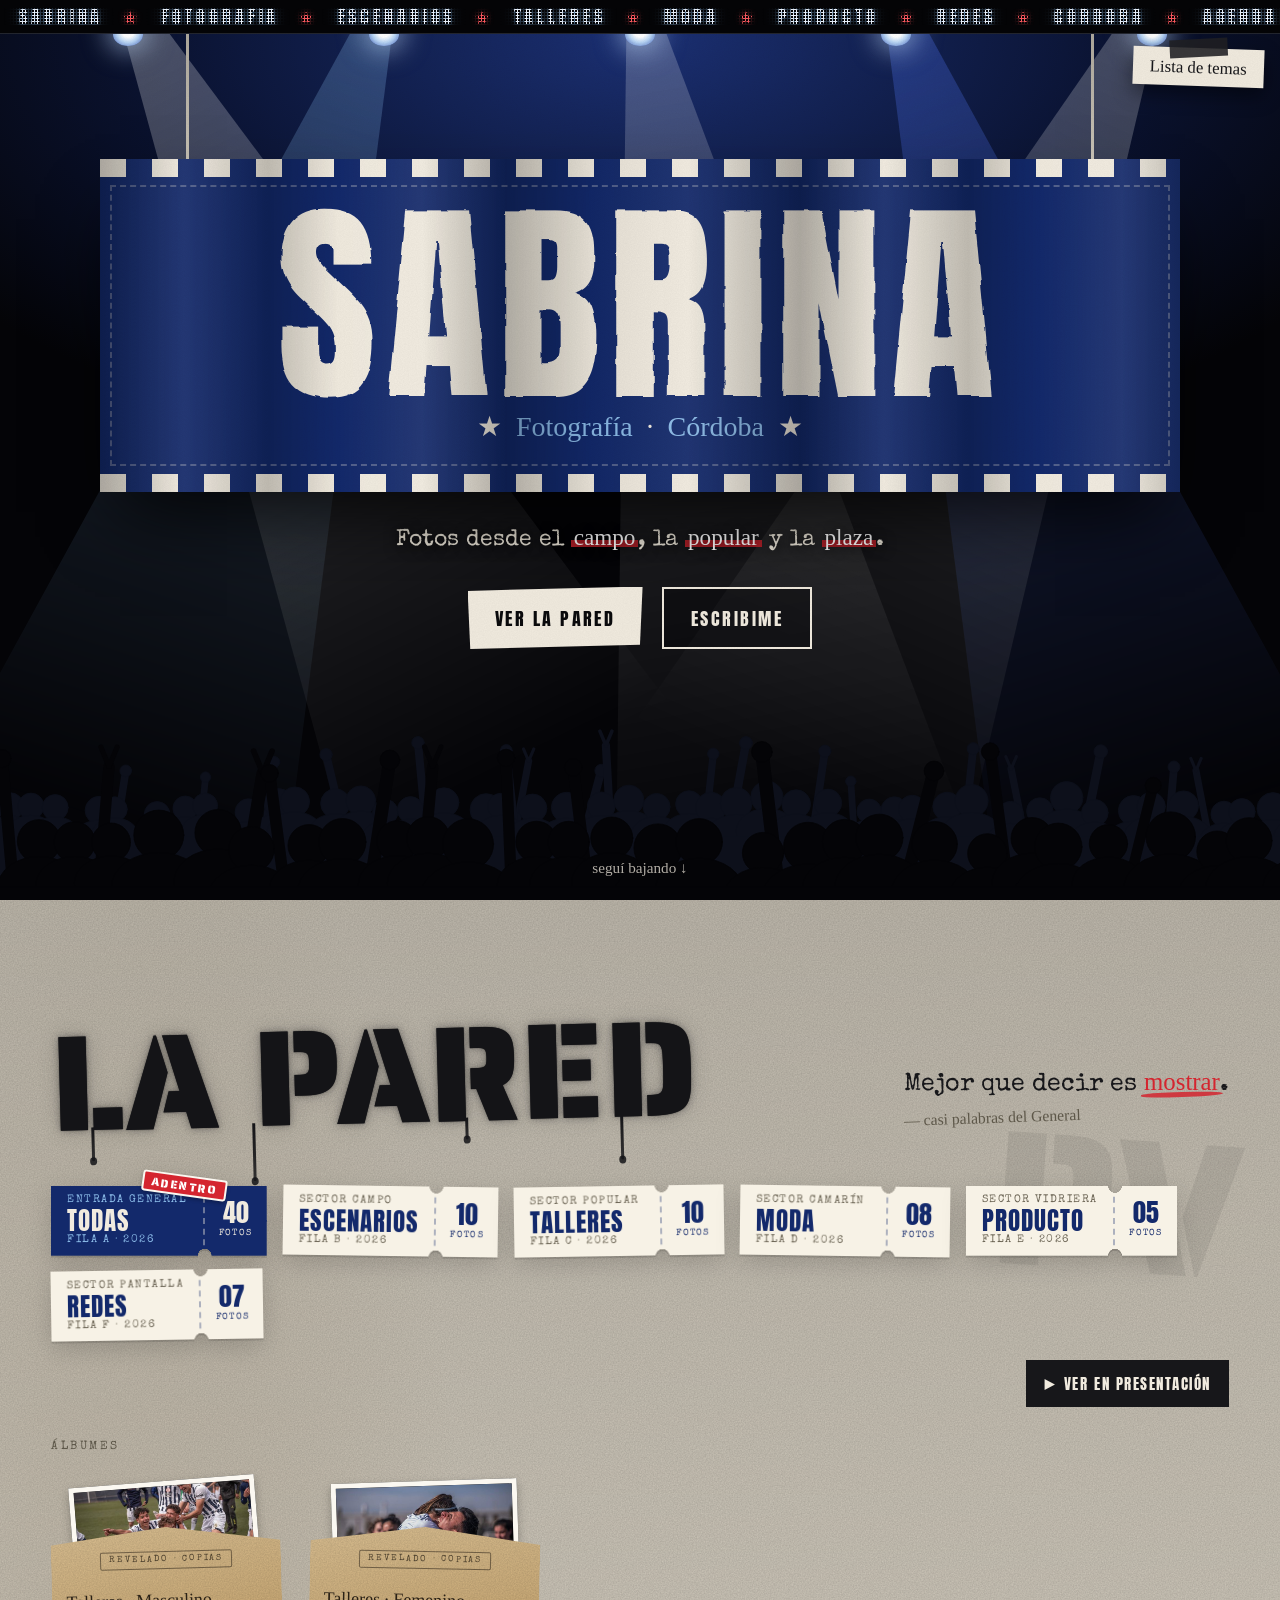
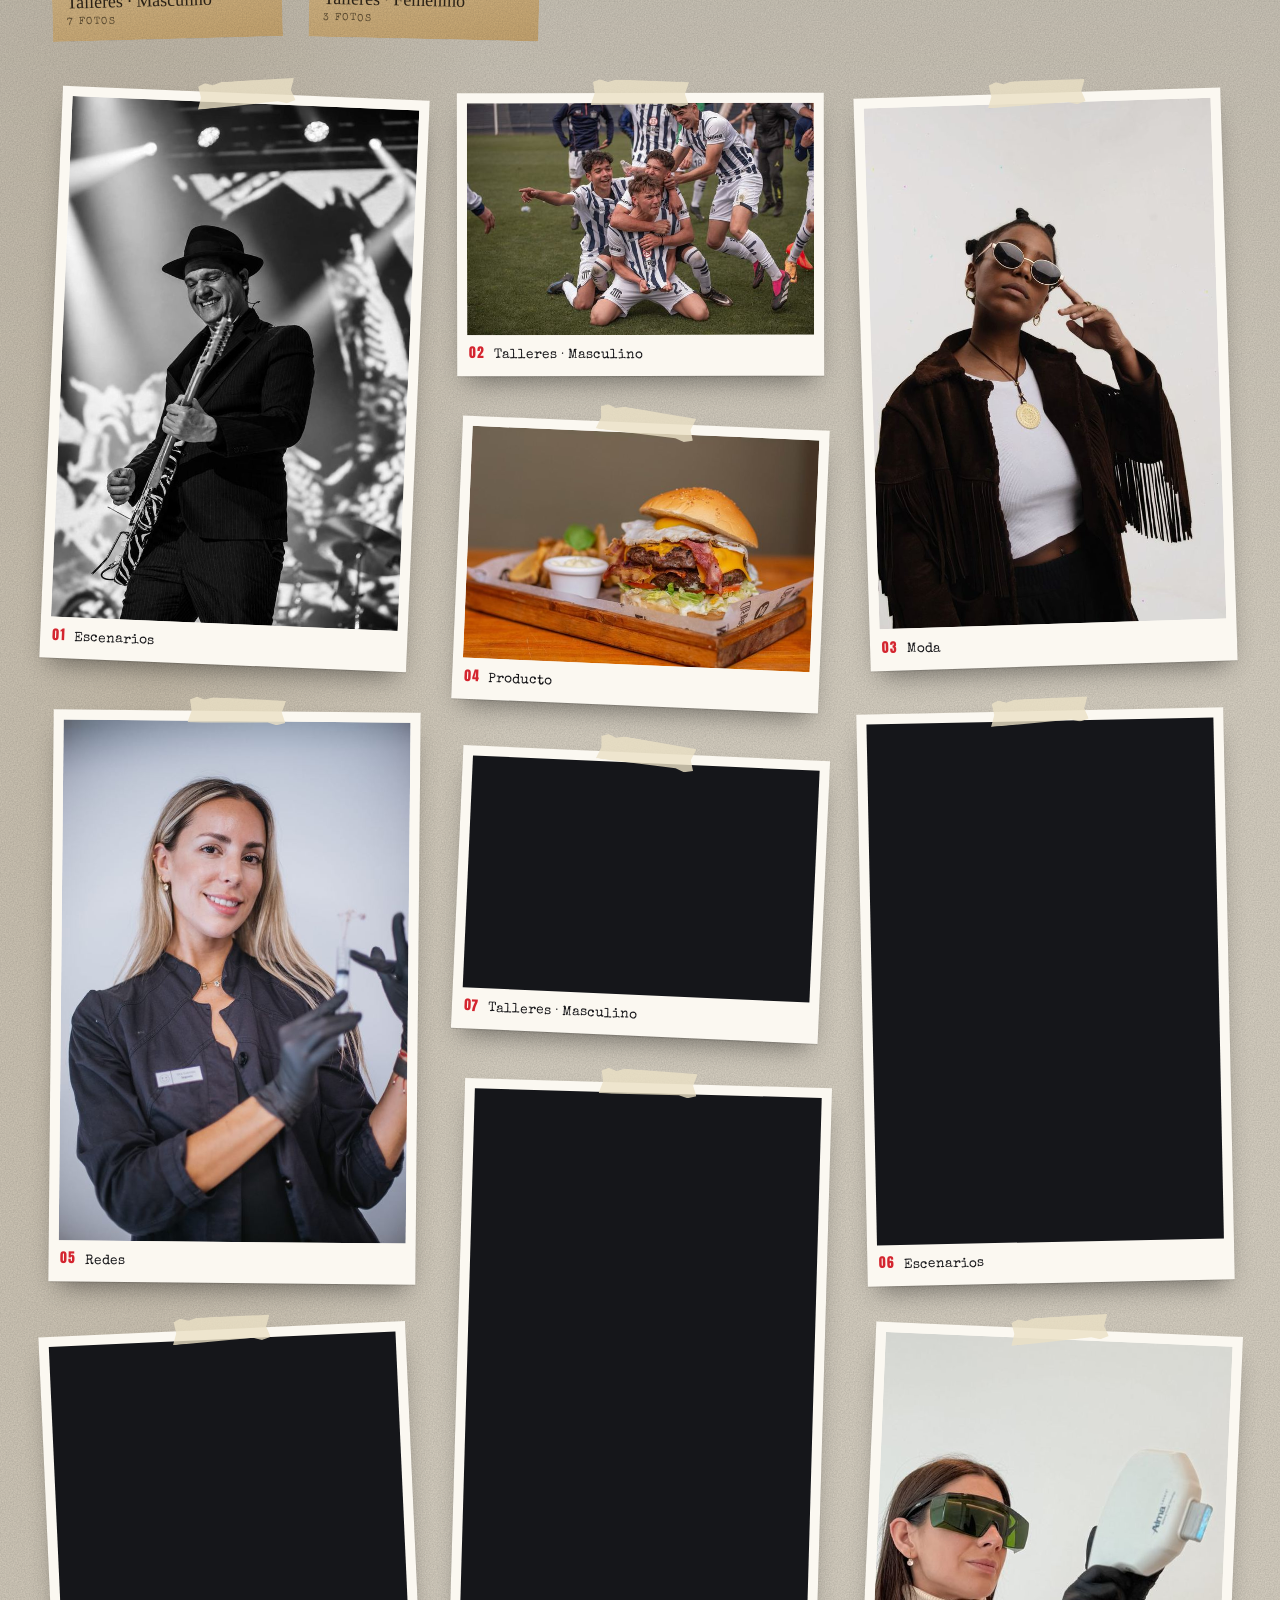
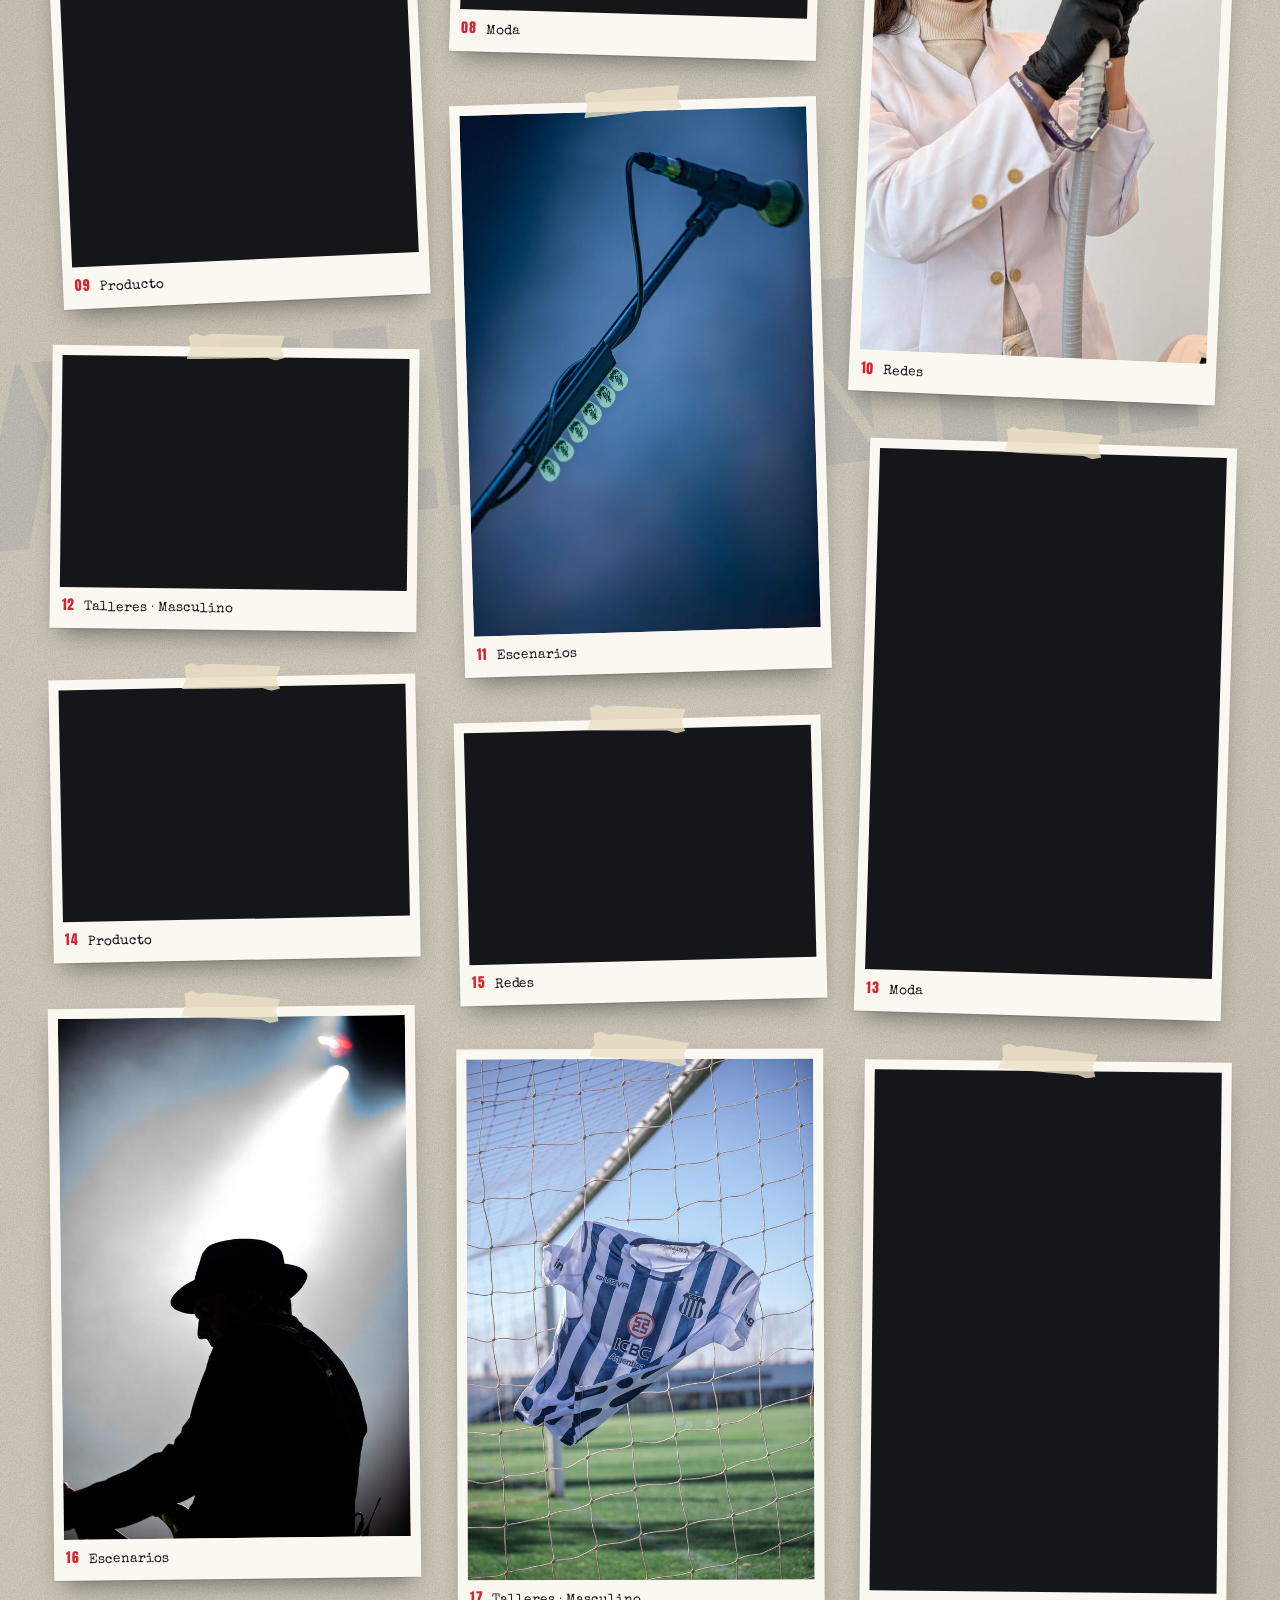
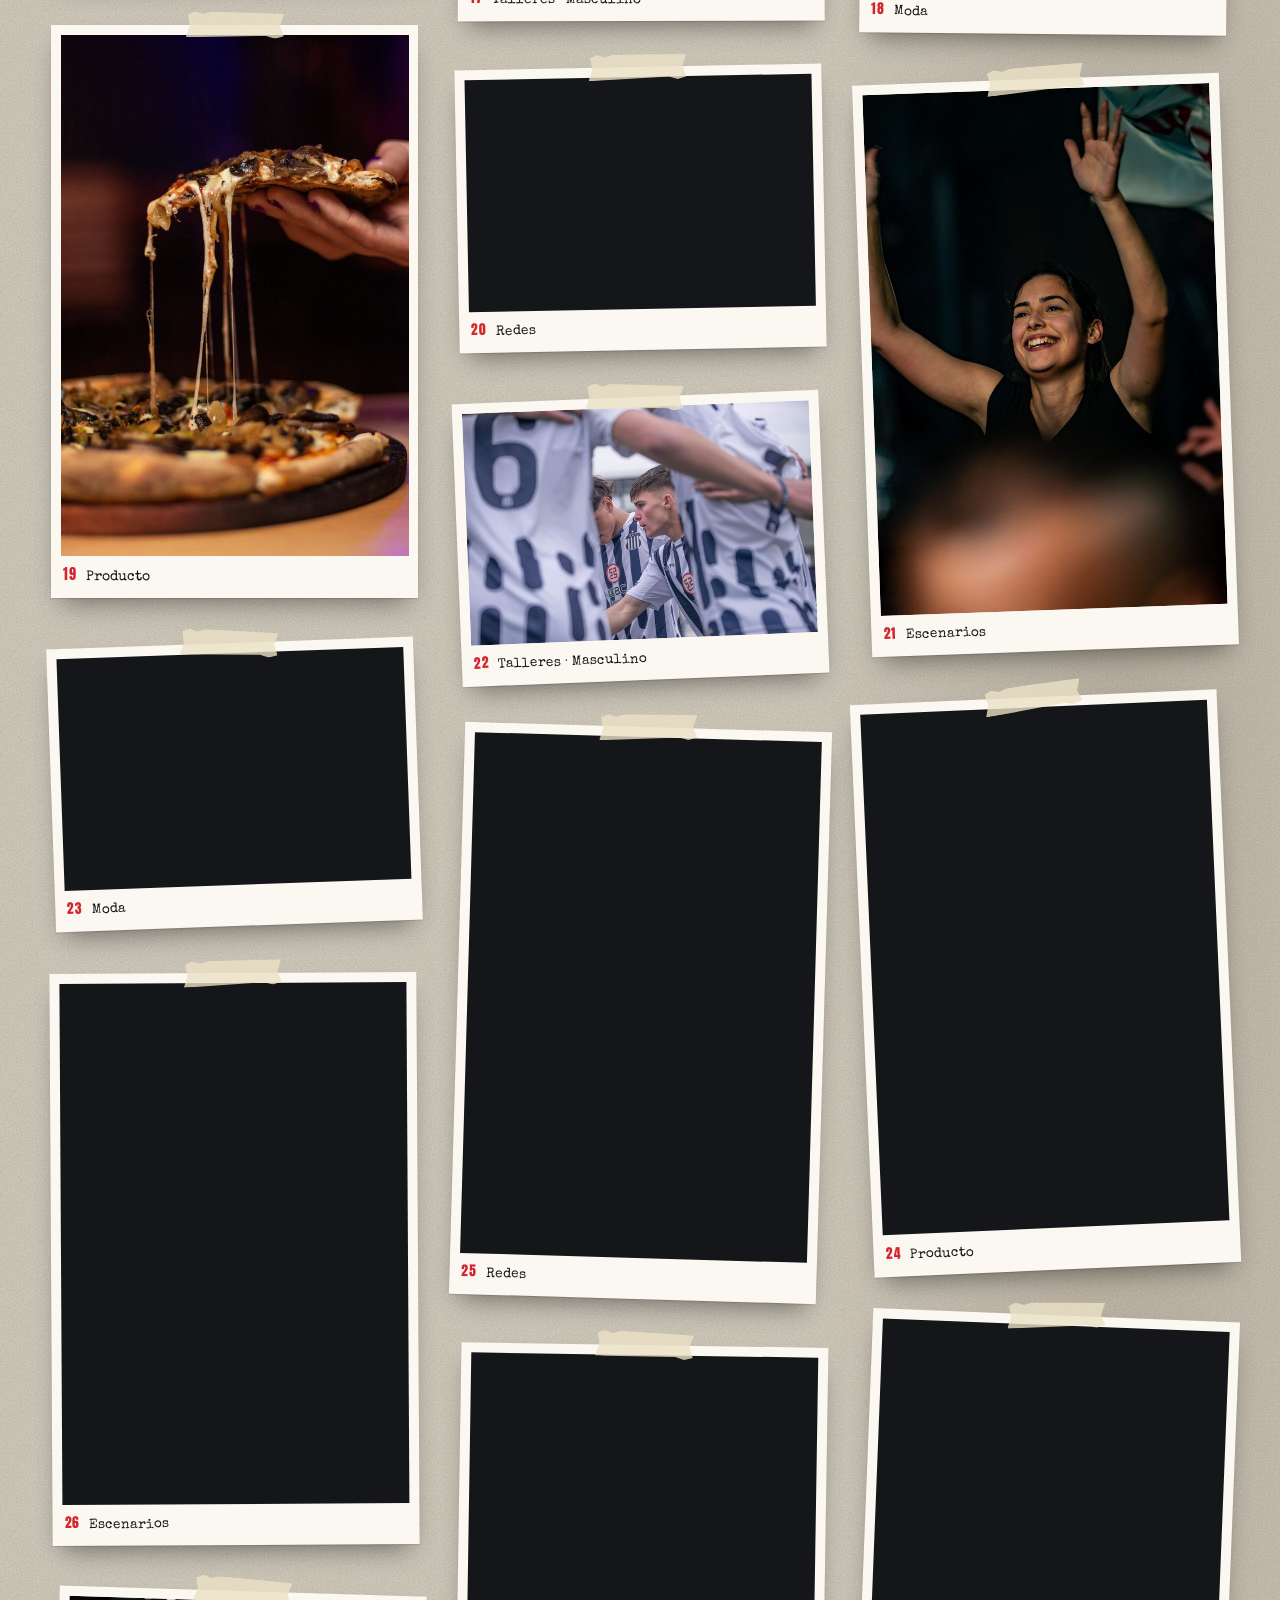
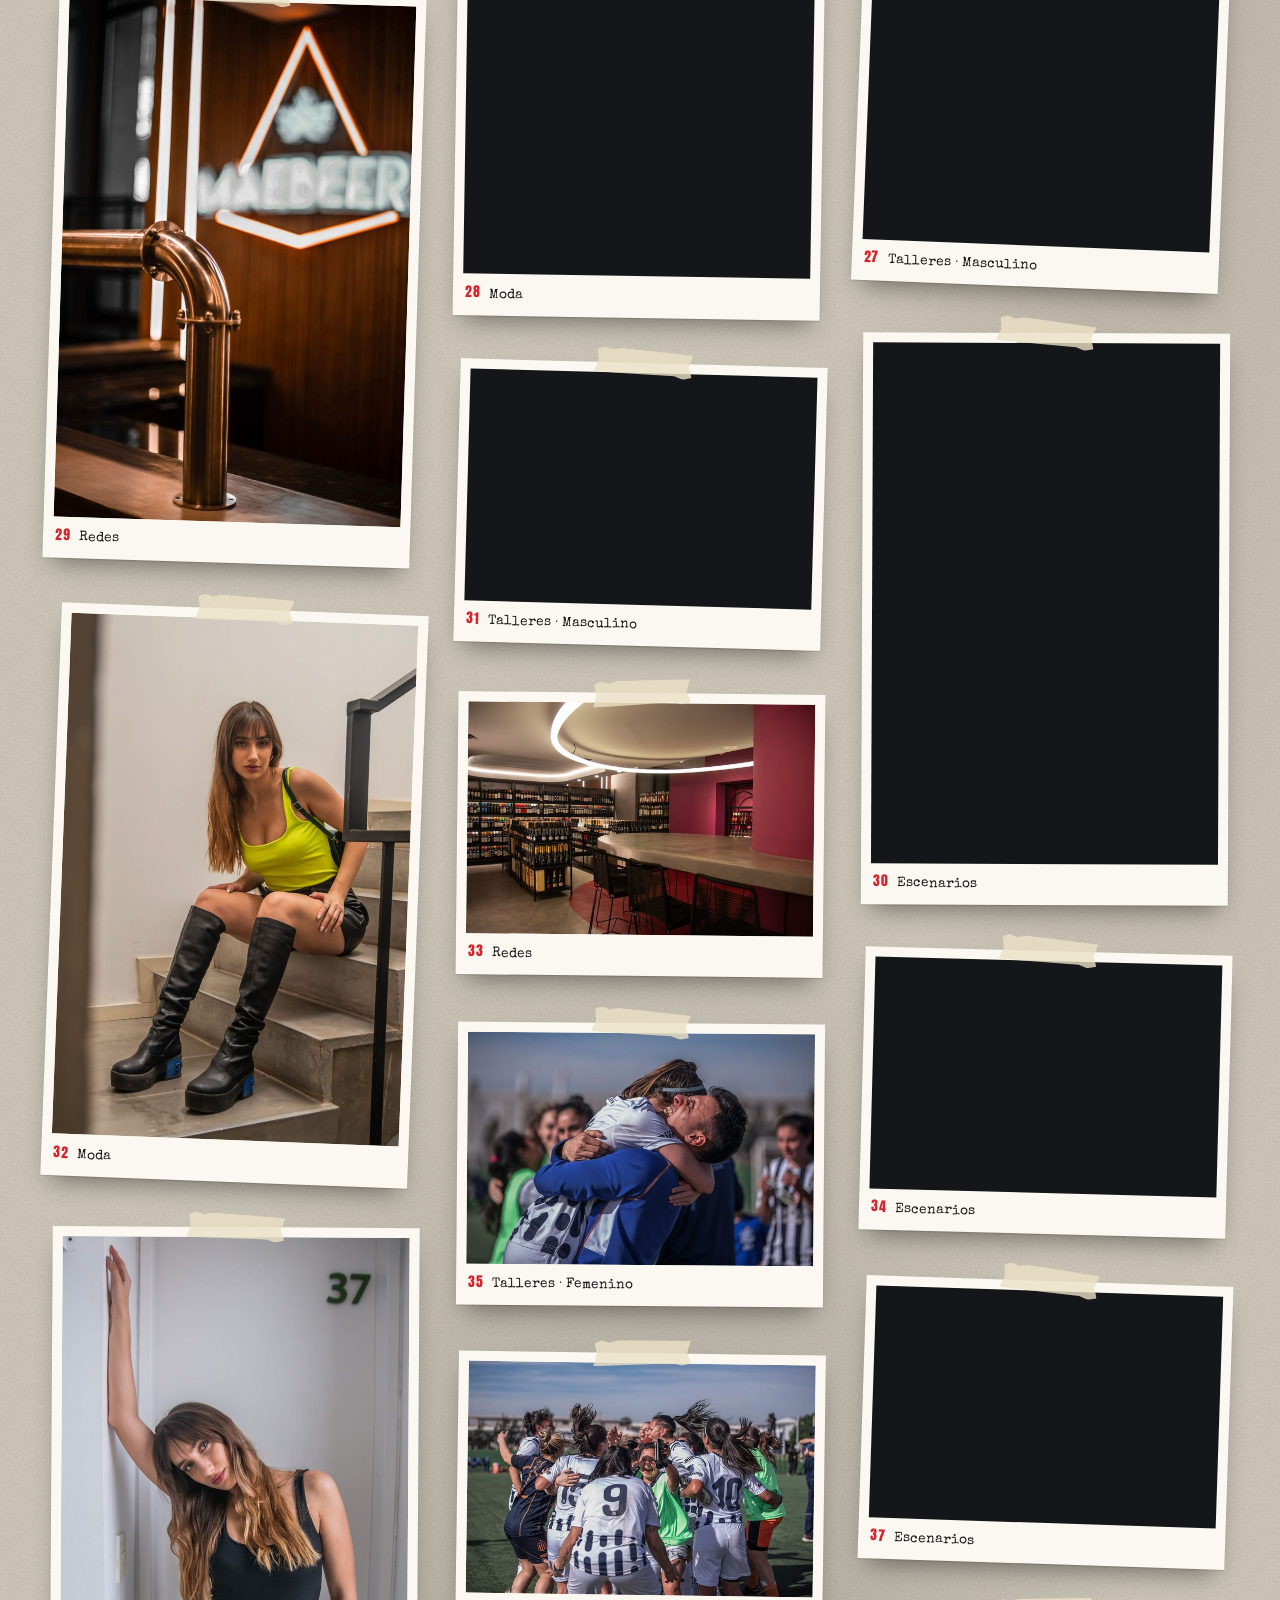
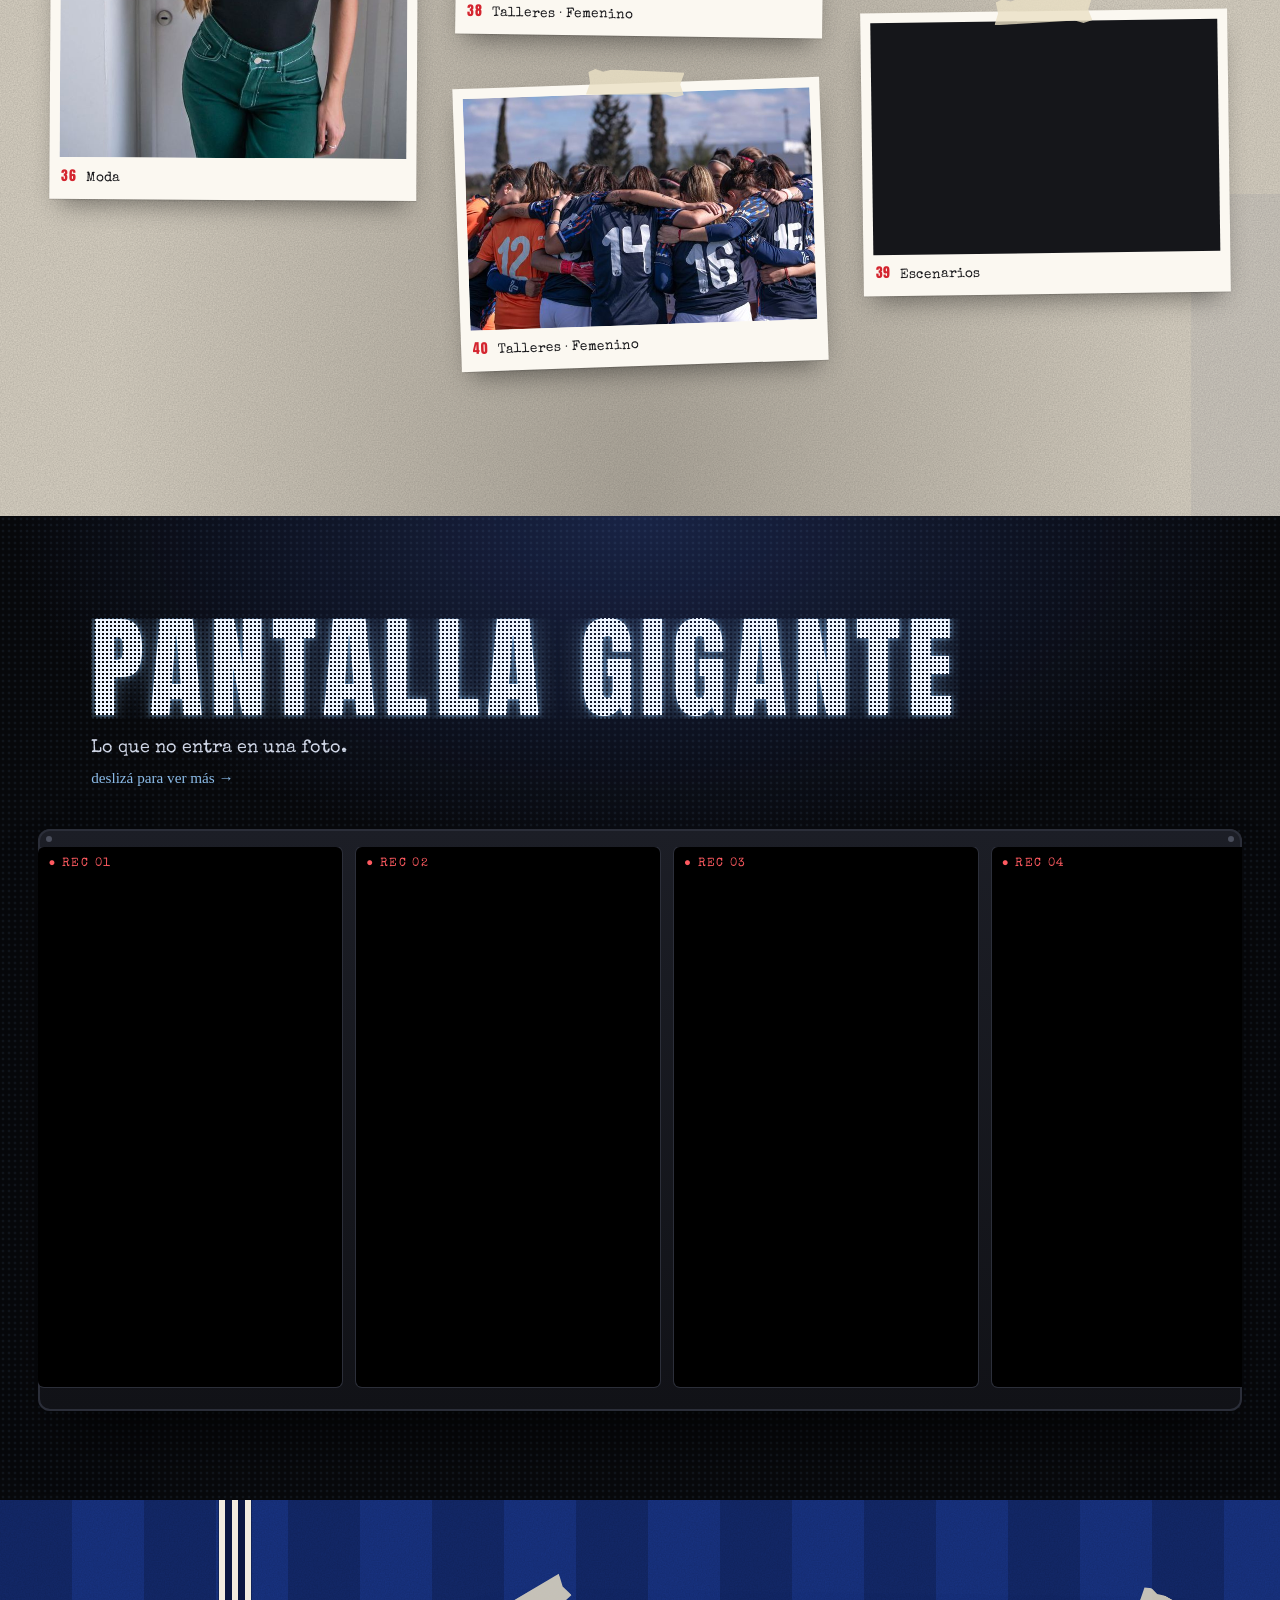
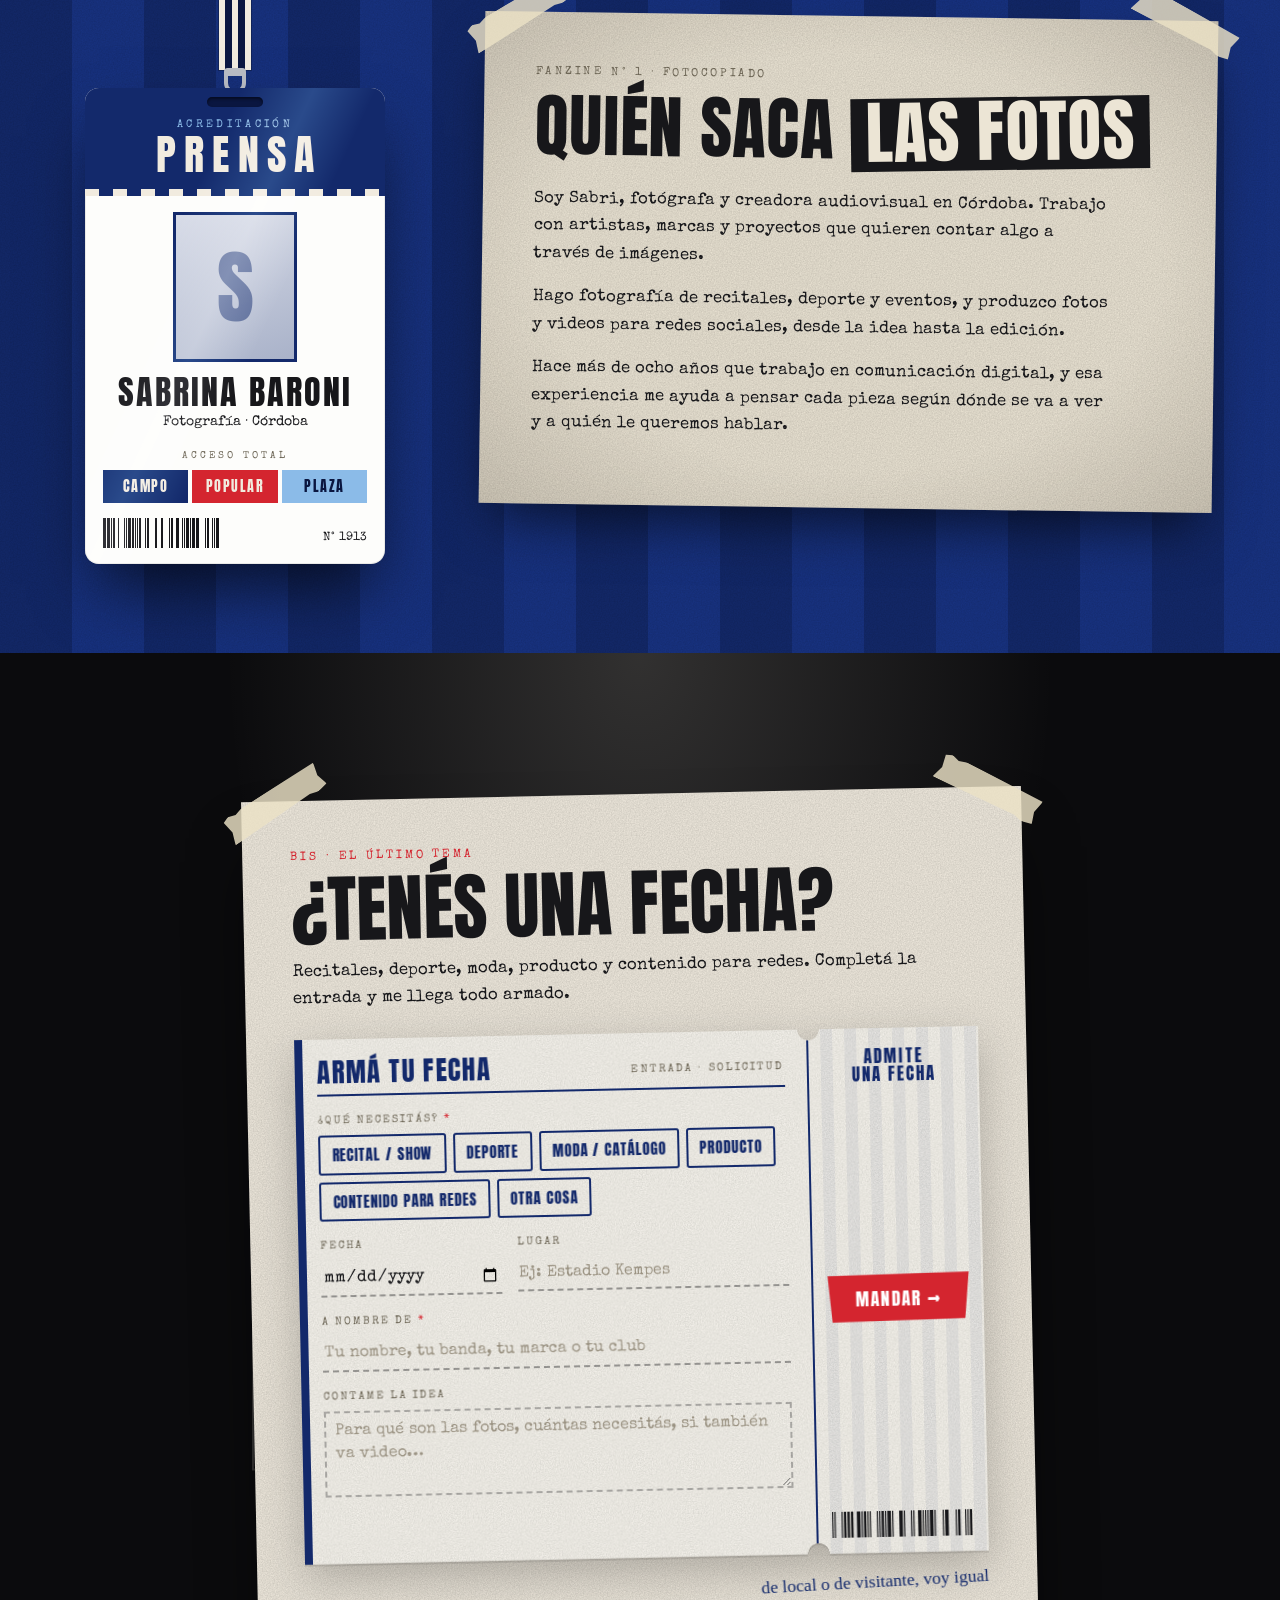
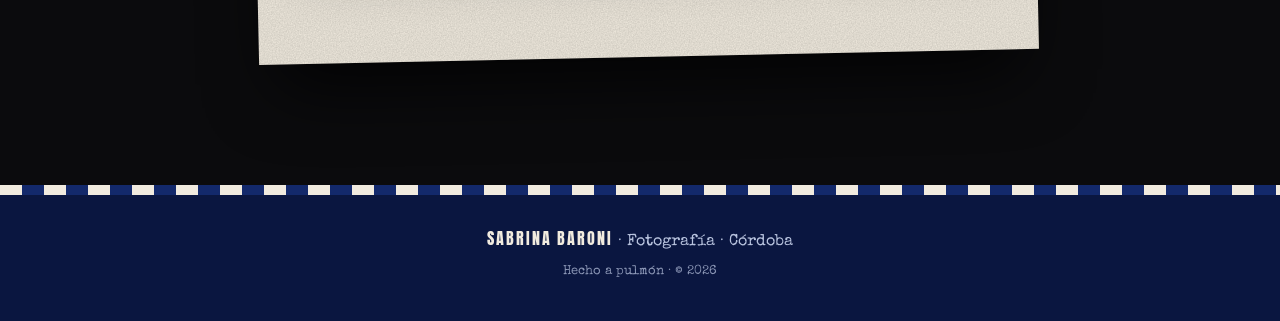
<file: index.html>
<!doctype html>
<html lang="es-AR">
<head>
  <meta charset="utf-8">
  <meta name="viewport" content="width=device-width, initial-scale=1">
  <title>Sabrina Baroni · Fotografía · Córdoba</title>
  <meta name="description" content="Sabrina Baroni, fotógrafa en Córdoba. Escenarios, fotografía deportiva en Talleres, moda y catálogo, producto y contenido para redes.">
  <meta name="theme-color" content="#0b0b0d">

  <!-- Vista previa al compartir el link (WhatsApp, Instagram, Facebook, X).
       Va con la dirección completa del sitio: si algún día tiene dominio propio,
       cambiar https://guidoap87.github.io/portfolio-sabrina/ por el dominio en og:url, og:image y twitter:image. -->
  <meta property="og:url" content="https://guidoap87.github.io/portfolio-sabrina/">
  <meta property="og:type" content="website">
  <meta property="og:locale" content="es_AR">
  <meta property="og:site_name" content="Sabrina Baroni · Fotografía">
  <meta property="og:title" content="Sabrina Baroni · Fotografía">
  <meta property="og:description" content="Fotos desde el campo, la popular y la plaza. Escenarios, Talleres, moda, producto y redes en Córdoba.">
  <meta property="og:image" content="https://guidoap87.github.io/portfolio-sabrina/og-imagen.jpg">
  <meta property="og:image:width" content="1200">
  <meta property="og:image:height" content="630">
  <meta property="og:image:alt" content="Trapo azul y blanco con el nombre Sabrina Baroni sobre fotos de un recital, un festejo de Talleres y una producción de moda.">
  <meta name="twitter:card" content="summary_large_image">
  <meta name="twitter:title" content="Sabrina Baroni · Fotografía">
  <meta name="twitter:description" content="Fotos desde el campo, la popular y la plaza.">
  <meta name="twitter:image" content="https://guidoap87.github.io/portfolio-sabrina/og-imagen.jpg">
  <link rel="icon" href="data:image/svg+xml,%3Csvg xmlns='http://www.w3.org/2000/svg' viewBox='0 0 32 32'%3E%3Crect width='32' height='32' rx='7' fill='%2313296b'/%3E%3Crect x='7' width='5' height='32' fill='%23f1ebdf'/%3E%3Crect x='20' width='5' height='32' fill='%23f1ebdf'/%3E%3Ccircle cx='16' cy='16' r='8' fill='%230b0b0d'/%3E%3Ccircle cx='16' cy='16' r='3.2' fill='%23f1ebdf'/%3E%3C/svg%3E">
  <link rel="preconnect" href="https://fonts.googleapis.com">
  <link rel="preconnect" href="https://fonts.gstatic.com" crossorigin>
  <link href="https://fonts.googleapis.com/css2?family=Anton&family=Permanent+Marker&family=Saira+Stencil+One&family=Special+Elite&display=swap" rel="stylesheet">
  <link rel="stylesheet" href="css/estilos.css">
  <script>document.documentElement.classList.add("js");</script>
</head>
<body>
  <a class="saltar" href="#pared">Saltar a las fotos</a>

  <!-- Filtro para que las letras parezcan pintadas a mano -->
  <svg class="filtros" aria-hidden="true" focusable="false">
    <filter id="pintado">
      <feTurbulence type="fractalNoise" baseFrequency="0.045" numOctaves="2" seed="17" result="ruido"/>
      <feDisplacementMap in="SourceGraphic" in2="ruido" scale="5" xChannelSelector="R" yChannelSelector="G"/>
    </filter>
  </svg>

  <div class="flash" aria-hidden="true"></div>

  <!-- Tablero LED de estadio -->
  <div class="tablero" aria-hidden="true"><div class="tablero__pista" id="tablero"></div></div>

  <!-- Navegación: la lista de temas pegada en el escenario -->
  <nav class="setlist" aria-label="Secciones">
    <button class="setlist__boton" type="button" aria-expanded="false" aria-controls="setlist-hoja">Lista de temas</button>
    <div class="setlist__hoja" id="setlist-hoja">
      <p class="setlist__encabezado"><span data-campo="nombre">Sabrina</span> · en vivo</p>
      <ol>
        <li><a href="#arranque">Arranque</a></li>
        <li><a href="#pared">La pared</a></li>
        <li><a href="#pantalla">Pantalla gigante</a></li>
        <li><a href="#quien">Quién saca</a></li>
        <li class="setlist__bis" aria-hidden="true">Bis</li>
        <li><a href="#bis">Escribime</a></li>
      </ol>
    </div>
  </nav>

  <!-- ============ ARRANQUE ============ -->
  <header class="escenario" id="arranque">
    <div class="luces" aria-hidden="true">
      <span class="haz" style="--x:10%; --desde:-26deg; --hasta:14deg;  --dur:11s; --delay:-2s; --color:rgba(255,255,255,.55)"></span>
      <span class="haz" style="--x:30%; --desde:18deg;  --hasta:-12deg; --dur:9s;  --delay:-5s; --color:rgba(127,178,229,.6)"></span>
      <span class="haz" style="--x:50%; --desde:-10deg; --hasta:10deg;  --dur:13s; --delay:-1s; --color:rgba(255,255,255,.45)"></span>
      <span class="haz" style="--x:70%; --desde:-18deg; --hasta:16deg;  --dur:10s; --delay:-7s; --color:rgba(70,105,220,.75)"></span>
      <span class="haz" style="--x:90%; --desde:24deg;  --hasta:-14deg; --dur:12s; --delay:-3s; --color:rgba(255,255,255,.5)"></span>
      <span class="tacho" style="--x:10%"></span><span class="tacho" style="--x:30%"></span><span class="tacho" style="--x:50%"></span><span class="tacho" style="--x:70%"></span><span class="tacho" style="--x:90%"></span>
    </div>

    <svg class="publico" id="publico" aria-hidden="true" preserveAspectRatio="xMidYMax slice"></svg>

    <div class="trapo-wrap">
      <h1 class="trapo">
        <span class="trapo__pliegues" aria-hidden="true"></span>
        <span class="trapo__nombre" data-campo="nombre">Sabrina</span>
        <span class="trapo__sub"><span aria-hidden="true">★</span> Fotografía <span aria-hidden="true">·</span> <span data-campo="ciudad">Córdoba</span> <span aria-hidden="true">★</span></span>
      </h1>
    </div>

    <p class="bajada" id="bajada">Fotos desde el <em>campo</em>, la <em>popular</em> y la <em>plaza</em>.</p>

    <div class="acciones">
      <a class="boton" href="#pared">Ver la pared</a>
      <a class="boton boton--hueco" href="#bis">Escribime</a>
    </div>

    <a class="bajar" href="#pared" aria-hidden="true" tabindex="-1">seguí bajando ↓</a>
  </header>

  <main>
    <!-- ============ LA PARED (galería) ============ -->
    <section class="pared" id="pared" aria-labelledby="titulo-pared">
      <div class="pared__pintadas" aria-hidden="true">
        <span class="pintada pintada--aguante">Aguante</span>
        <span class="pintada pintada--pv">PV</span>
        <span class="pintada pintada--t">T</span>
      </div>

      <div class="pared__cabeza">
        <h2 class="aerosol" id="titulo-pared">La pared<span class="chorreo" style="--x:6%;--h:34px" aria-hidden="true"></span><span class="chorreo" style="--x:31%;--h:58px" aria-hidden="true"></span><span class="chorreo" style="--x:64%;--h:22px" aria-hidden="true"></span><span class="chorreo" style="--x:88%;--h:46px" aria-hidden="true"></span></h2>
        <p class="pared__intro">Mejor que decir es <span class="marcador">mostrar</span>.<span class="nota">— casi palabras del General</span></p>
      </div>

      <div class="pared__controles">
        <div class="entradas" id="entradas" role="group" aria-label="Filtrar fotos por sector"></div>
        <button class="boton-chico boton-chico--oscuro" type="button" id="presentacion-pared"><span aria-hidden="true">▶</span> Ver en presentación</button>
      </div>

      <!-- Álbumes por evento: cada uno tiene su propio link (#album/…) -->
      <div class="albumes" id="albumes" hidden>
        <p class="albumes__titulo">Álbumes</p>
        <div class="albumes__lista" id="albumes-lista"></div>
      </div>

      <div class="album-cabecera" id="album-cabecera" hidden>
        <div>
          <p class="album-cabecera__ante">Álbum</p>
          <h3 class="album-cabecera__titulo" id="album-titulo"></h3>
          <p class="album-cabecera__texto" id="album-texto"></p>
        </div>
        <div class="album-cabecera__acciones">
          <button class="boton-chico" type="button" id="album-compartir">Compartir álbum</button>
          <button class="boton-chico boton-chico--hueco" type="button" id="album-salir">Ver todas las fotos</button>
        </div>
      </div>

      <div class="grilla" id="grilla"></div>
    </section>

    <!-- ============ PANTALLA GIGANTE (videos) ============ -->
    <section class="pantalla" id="pantalla" aria-labelledby="titulo-pantalla">
      <div class="pantalla__cabeza">
        <h2 class="pantalla__titulo" id="titulo-pantalla">Pantalla gigante</h2>
        <p class="pantalla__bajada">Lo que no entra en una foto. <span>deslizá para ver más →</span></p>
      </div>
      <div class="pantalla__marco">
        <div class="pantalla__tira" id="videos" role="list"></div>
      </div>
    </section>

    <!-- ============ QUIÉN SACA ============ -->
    <section class="quien" id="quien" aria-labelledby="titulo-quien">
      <div class="quien__grilla">
        <div class="colgante" id="colgante">
          <div class="colgante__mov">
            <span class="colgante__cinta" aria-hidden="true"></span>
            <span class="colgante__gancho" aria-hidden="true"></span>
            <article class="credencial" aria-label="Credencial de prensa">
              <span class="credencial__agujero" aria-hidden="true"></span>
              <header class="credencial__cabeza">
                <span class="credencial__tipo">Acreditación</span>
                <strong>Prensa</strong>
              </header>
              <div class="credencial__foto" id="credencial-foto"><span>S</span></div>
              <p class="credencial__nombre" data-campo="nombreCompleto">Sabrina</p>
              <p class="credencial__rol">Fotografía · <span data-campo="ciudad">Córdoba</span></p>
              <p class="credencial__acceso-titulo">Acceso total</p>
              <ul class="credencial__acceso">
                <li>Campo</li><li>Popular</li><li>Plaza</li>
              </ul>
              <div class="credencial__pie">
                <svg class="credencial__barras" id="barras" viewBox="0 0 120 30" preserveAspectRatio="none" aria-hidden="true"></svg>
                <span>N° 1913</span>
              </div>
            </article>
          </div>
        </div>

        <article class="fanzine revelar">
          <span class="cinta cinta--izq" aria-hidden="true"></span>
          <span class="cinta cinta--der" aria-hidden="true"></span>
          <p class="fanzine__numero">Fanzine N° 1 · fotocopiado</p>
          <h2 id="titulo-quien">Quién saca <span class="recorte">las fotos</span></h2>
          <div class="fanzine__bio" id="bio"></div>
        </article>
      </div>
    </section>

    <!-- ============ BIS (contacto) ============ -->
    <section class="bis" id="bis" aria-labelledby="titulo-bis">
      <p class="bis__gigante" aria-hidden="true">Bis</p>
      <div class="bis__afiche revelar">
        <span class="cinta cinta--izq" aria-hidden="true"></span>
        <span class="cinta cinta--der" aria-hidden="true"></span>
        <p class="bis__antetitulo">Bis · el último tema</p>
        <h2 id="titulo-bis">¿Tenés una fecha?</h2>
        <p class="bis__texto">Recitales, deporte, moda, producto y contenido para redes. Completá la entrada y me llega todo armado.</p>

        <!-- Formulario "Armá tu fecha": arma el mensaje y lo abre por el canal que haya en datos/sitio.json
             (WhatsApp, mail o Instagram). No guarda nada. -->
        <div class="pedido-sombra">
          <form class="pedido" id="pedido" novalidate aria-labelledby="pedido-titulo">
            <div class="pedido__cuerpo">
              <p class="pedido__encabezado" id="pedido-titulo"><span>Armá tu fecha</span><span>Entrada · Solicitud</span></p>

              <fieldset class="pedido__tipos">
                <legend>¿Qué necesitás? <abbr title="obligatorio">*</abbr></legend>
                <div class="pedido__opciones" id="pedido-tipos"></div>
              </fieldset>

              <div class="pedido__fila">
                <label class="pedido__campo">
                  <span>Fecha</span>
                  <input type="date" name="fecha" id="pedido-fecha">
                </label>
                <label class="pedido__campo">
                  <span>Lugar</span>
                  <input type="text" name="lugar" maxlength="80" placeholder="Ej: Estadio Kempes">
                </label>
              </div>

              <label class="pedido__campo">
                <span>A nombre de <abbr title="obligatorio">*</abbr></span>
                <input type="text" name="nombre" id="pedido-nombre" maxlength="80" autocomplete="name" placeholder="Tu nombre, tu banda, tu marca o tu club">
              </label>

              <label class="pedido__campo">
                <span>Contame la idea</span>
                <textarea name="idea" rows="3" maxlength="600" placeholder="Para qué son las fotos, cuántas necesitás, si también va video…"></textarea>
              </label>

              <p class="pedido__aviso" id="pedido-aviso" role="status" aria-live="polite"></p>
            </div>

            <div class="pedido__talon">
              <span class="pedido__talon-texto">Admite<br>una fecha</span>
              <button type="submit" class="pedido__enviar" id="pedido-enviar">Mandar <span aria-hidden="true">→</span></button>
              <svg class="pedido__barras" id="pedido-barras" viewBox="0 0 120 26" preserveAspectRatio="none" aria-hidden="true"></svg>
            </div>
          </form>
        </div>

        <p class="contacto__titulo" id="contacto-titulo">O escribime directo</p>
        <div class="contacto" id="contacto"></div>
        <p class="bis__nota">de local o de visitante, voy igual</p>
      </div>
    </section>
  </main>

  <footer class="pie">
    <p><strong data-campo="nombreCompleto">Sabrina</strong> · Fotografía · <span data-campo="ciudad">Córdoba</span></p>
    <p class="pie__chico">Hecho a pulmón · © <span id="anio">2026</span></p>
  </footer>

  <!-- ============ VISOR (foto en grande) ============ -->
  <div class="visor" id="visor" role="dialog" aria-modal="true" aria-labelledby="visor-titulo" hidden>
    <span class="visor__progreso" id="visor-progreso" aria-hidden="true"></span>
    <div class="visor__barra">
      <span class="visor__contador" id="visor-contador">Cuadro 01 / 01</span>
      <div class="visor__acciones">
        <button class="visor__boton" type="button" id="visor-presentacion" aria-pressed="false"><span aria-hidden="true">▶</span> Pasar solas</button>
        <button class="visor__boton" type="button" id="visor-compartir">Compartir</button>
        <button class="visor__boton visor__cerrar" type="button" id="visor-cerrar">Cerrar <span aria-hidden="true">✕</span></button>
      </div>
    </div>
    <div class="visor__escena" id="visor-escena">
      <button class="visor__flecha visor__flecha--ant" type="button" id="visor-ant" aria-label="Foto anterior">‹</button>
      <figure class="visor__marco">
        <div class="visor__foto" id="visor-foto"></div>
        <figcaption class="visor__texto"><strong id="visor-titulo"></strong><span id="visor-datos"></span></figcaption>
      </figure>
      <button class="visor__flecha visor__flecha--sig" type="button" id="visor-sig" aria-label="Foto siguiente">›</button>
    </div>
    <div class="visor__tira" id="visor-tira" role="group" aria-label="Tira de negativos"></div>
  </div>

  <div class="aviso-flotante" id="aviso-flotante" role="status" aria-live="polite"></div>

  <!-- datos.js lee datos/sitio.json (lo que edita el panel /admin) y después carga app.js -->
  <script src="js/datos.js"></script>
</body>
</html>
</file>
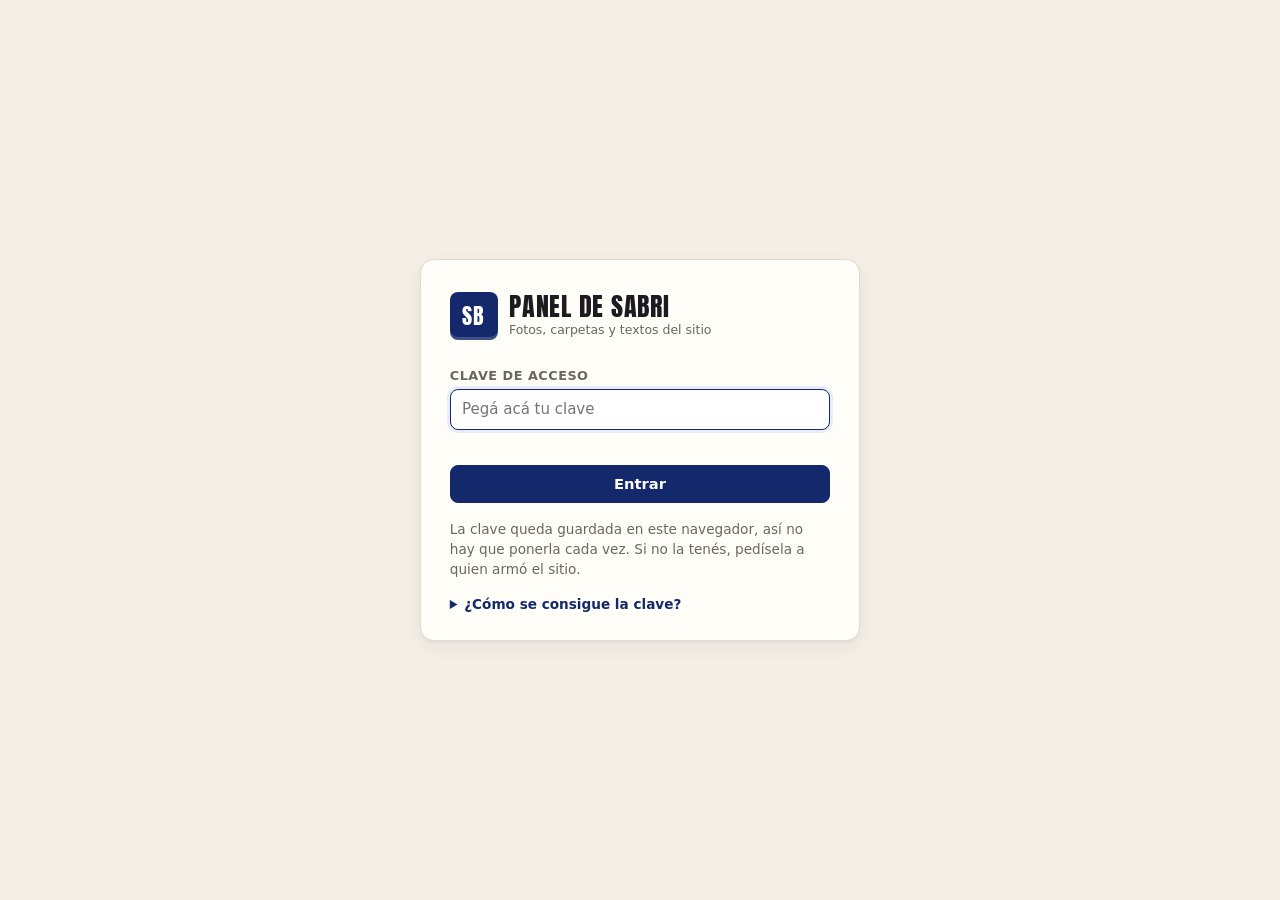
<file: admin/index.html>
<!doctype html>
<html lang="es">
<head>
  <meta charset="utf-8">
  <meta name="viewport" content="width=device-width, initial-scale=1">
  <meta name="robots" content="noindex, nofollow">
  <title>Panel · Sabrina Baroni</title>
  <link rel="icon" href="data:image/svg+xml,%3Csvg xmlns='http://www.w3.org/2000/svg' viewBox='0 0 32 32'%3E%3Crect width='32' height='32' rx='6' fill='%2313296b'/%3E%3Ctext x='16' y='23' font-family='Impact,sans-serif' font-size='18' fill='%23fff' text-anchor='middle'%3ESB%3C/text%3E%3C/svg%3E">
  <link rel="preconnect" href="https://fonts.googleapis.com">
  <link rel="preconnect" href="https://fonts.gstatic.com" crossorigin>
  <link href="https://fonts.googleapis.com/css2?family=Anton&family=Special+Elite&display=swap" rel="stylesheet">
  <link rel="stylesheet" href="panel.css">
</head>
<body>
  <div class="cargando" id="cargando"><span class="giro" aria-hidden="true"></span>Cargando el panel…</div>

  <!-- Entrada con la clave -->
  <section class="ingreso" id="ingreso" hidden>
    <form class="ingreso__tarjeta" id="ingreso-form" autocomplete="off">
      <div class="marca marca--grande"><span class="marca__sello">SB</span><span><strong>Panel de Sabri</strong><small>Fotos, carpetas y textos del sitio</small></span></div>
      <label class="campo">
        <span class="campo__etiqueta">Clave de acceso</span>
        <input type="password" id="ingreso-clave" placeholder="Pegá acá tu clave" required spellcheck="false" autocapitalize="off">
      </label>
      <p class="ingreso__error" id="ingreso-error" role="alert"></p>
      <button class="boton boton--primario boton--ancho" type="submit" id="ingreso-boton">Entrar</button>
      <p class="ingreso__ayuda">La clave queda guardada en este navegador, así no hay que ponerla cada vez. Si no la tenés, pedísela a quien armó el sitio.</p>
      <details class="ingreso__como">
        <summary>¿Cómo se consigue la clave?</summary>
        <ol>
          <li>Entrá a GitHub con la cuenta dueña del sitio y abrí <a href="https://github.com/settings/personal-access-tokens/new" target="_blank" rel="noopener">Configuración → Tokens</a>.</li>
          <li>Ponele un nombre (por ejemplo "Panel de Sabri") y elegí la duración que quieras.</li>
          <li>En <em>Repository access</em> elegí <em>Only select repositories</em> y marcá el repositorio del sitio.</li>
          <li>En <em>Permissions → Contents</em> elegí <em>Read and write</em>.</li>
          <li>Tocá <em>Generate token</em>, copiá la clave y pegala acá.</li>
        </ol>
      </details>
    </form>
  </section>

  <!-- El panel -->
  <div class="panel" id="panel" hidden>
    <header class="barra">
      <div class="marca"><span class="marca__sello">SB</span><span><strong>Panel de Sabri</strong><small id="barra-repo"></small></span></div>
      <div class="barra__estado" id="estado" role="status" aria-live="polite"></div>
      <div class="barra__acciones">
        <a class="boton boton--sutil" id="ver-sitio" href="../" target="_blank" rel="noopener">Ver sitio <span aria-hidden="true">↗</span></a>
        <button class="boton boton--sutil" type="button" id="salir">Salir</button>
      </div>
    </header>
    <div class="cuerpo">
      <nav class="lateral" id="lateral" aria-label="Carpetas"></nav>
      <main class="principal" id="principal" tabindex="-1"></main>
    </div>
    <div class="seleccion" id="seleccion" hidden></div>
  </div>

  <!-- Editor de una foto -->
  <div class="editor-fondo" id="editor-fondo" hidden></div>
  <aside class="editor" id="editor" hidden aria-label="Editar foto"></aside>

  <!-- Ventanas (crear, renombrar, confirmar) -->
  <div class="modal-fondo" id="modal" hidden>
    <div class="modal" role="dialog" aria-modal="true" aria-labelledby="modal-titulo"></div>
  </div>

  <div class="aviso" id="aviso" role="status" aria-live="polite"></div>
  <input type="file" id="elegir-fotos" accept="image/jpeg,image/png,image/webp,image/heic,image/heif" multiple hidden>
  <input type="file" id="elegir-perfil" accept="image/jpeg,image/png,image/webp,image/heic,image/heif" hidden>

  <script src="config.js"></script>
  <script src="panel.js"></script>
</body>
</html>
</file>
<file: css/estilos.css>
/* =========================================================
   SABRINA · FOTOGRAFÍA
   Estética: trapo de la popular, afiche de recital, fanzine fotocopiado.
   Paleta: azul y blanco (Talleres, y el celeste de la plaza) sobre negro de escenario.
   ========================================================= */

:root {
  --azul: #13296b;
  --azul-2: #183383;
  --azul-hondo: #0a1640;
  --celeste: #8bbbe8;
  --hueso: #f1ebdf;
  --papel: #ece5d5;
  --negro: #0b0b0d;
  --tinta: #17171a;
  --rojo: #d4252f;
  --ambar: #f0a73a;
  --pared: #d9d2c4;

  --f-afiche: "Anton", Impact, "Arial Narrow Bold", sans-serif;
  --f-maquina: "Special Elite", "Courier New", monospace;
  --f-fibron: "Permanent Marker", "Segoe Print", cursive;
  --f-stencil: "Saira Stencil One", "Anton", Impact, sans-serif;

  --alto-tablero: 34px;
  --grano: url("data:image/svg+xml;utf8,<svg xmlns='http://www.w3.org/2000/svg' width='180' height='180'><filter id='g'><feTurbulence type='fractalNoise' baseFrequency='.85' numOctaves='3' stitchTiles='stitch'/><feColorMatrix values='0 0 0 0 0 0 0 0 0 0 0 0 0 0 0 0 0 0 .6 0'/></filter><rect width='100%' height='100%' filter='url(%23g)'/></svg>");
  --grano-suave: url("data:image/svg+xml;utf8,<svg xmlns='http://www.w3.org/2000/svg' width='220' height='220'><filter id='g'><feTurbulence type='fractalNoise' baseFrequency='.75' numOctaves='3' stitchTiles='stitch'/><feColorMatrix values='0 0 0 0 0 0 0 0 0 0 0 0 0 0 0 0 0 0 .16 0'/></filter><rect width='100%' height='100%' filter='url(%23g)'/></svg>");
  --visor-cursor: url("data:image/svg+xml;utf8,<svg xmlns='http://www.w3.org/2000/svg' width='40' height='40' viewBox='0 0 40 40'><g fill='none' stroke-linecap='square'><path d='M3 13V3h10M27 3h10v10M37 27v10H27M13 37H3V27' stroke='%23ffffff' stroke-width='5'/><path d='M3 13V3h10M27 3h10v10M37 27v10H27M13 37H3V27' stroke='%23d4252f' stroke-width='2.5'/><circle cx='20' cy='20' r='3' stroke='%23d4252f' stroke-width='2'/></g></svg>") 20 20, zoom-in;
}

/* ---------- Base ---------- */
*, *::before, *::after { box-sizing: border-box; }

html {
  scroll-behavior: smooth;
  scroll-padding-top: calc(var(--alto-tablero) + 10px);
  -webkit-text-size-adjust: 100%;
}

body {
  margin: 0;
  padding-top: var(--alto-tablero);
  background: var(--negro);
  color: var(--hueso);
  font-family: var(--f-maquina);
  font-size: 1rem;
  line-height: 1.6;
  overflow-x: clip;
}
body.sin-scroll { overflow: hidden; }

/* grano de película sobre todo el sitio */
body::after {
  content: "";
  position: fixed;
  inset: 0;
  background-image: var(--grano);
  opacity: .07;
  pointer-events: none;
  z-index: 300;
}

img, svg { display: block; max-width: 100%; }
a { color: inherit; }
button { font: inherit; color: inherit; }
:focus-visible { outline: 3px dashed var(--celeste); outline-offset: 4px; }
::selection { background: var(--rojo); color: #fff; }

.filtros { position: absolute; width: 0; height: 0; overflow: hidden; }

.saltar {
  position: fixed; left: 1rem; top: -120px; z-index: 400;
  background: var(--hueso); color: var(--tinta);
  padding: .6rem 1rem; font-family: var(--f-afiche);
  text-transform: uppercase; letter-spacing: .1em; text-decoration: none;
}
.saltar:focus { top: calc(var(--alto-tablero) + 8px); }

/* flash de cámara */
.flash {
  position: fixed; inset: 0; z-index: 250;
  background: #fff; opacity: 0; pointer-events: none;
}
.flash.disparo { animation: flash .7s ease-out; }
@keyframes flash { 0% { opacity: var(--intensidad, .9); } 100% { opacity: 0; } }

/* cinta de papel (para afiches y fanzine) */
.cinta {
  position: absolute; z-index: 3;
  width: 110px; height: 28px;
  background: rgba(236, 226, 198, .82);
  box-shadow: 0 1px 2px rgba(0,0,0,.18);
  clip-path: polygon(2% 10%, 8% 0, 15% 9%, 23% 0, 100% 4%, 97% 50%, 100% 92%, 90% 100%, 82% 91%, 0 100%, 4% 55%);
}
.cinta--izq { top: -12px; left: -22px; transform: rotate(-32deg); }
.cinta--der { top: -12px; right: -22px; transform: rotate(28deg); }

/* ---------- Tablero LED ---------- */
.tablero {
  position: fixed; inset: 0 0 auto 0; z-index: 60;
  height: var(--alto-tablero);
  background: #050507;
  border-bottom: 1px solid #23262f;
  overflow: hidden;
  display: flex; align-items: center;
}
.tablero__pista {
  display: flex; width: max-content;
  animation: correr 70s linear infinite;
  -webkit-mask-image: radial-gradient(circle, #000 58%, transparent 66%);
  -webkit-mask-size: 3px 3px;
  mask-image: radial-gradient(circle, #000 58%, transparent 66%);
  mask-size: 3px 3px;
}
.tablero__tramo { display: flex; align-items: center; flex: none; }
.tablero__tramo span,
.tablero__tramo b {
  font-family: var(--f-afiche); font-weight: 400;
  text-transform: uppercase; letter-spacing: .22em;
  font-size: 1.1rem; line-height: 1; white-space: nowrap;
}
.tablero__tramo span {
  padding: 0 1.2rem;
  color: #eef5ff;
  text-shadow: 0 0 4px rgba(139,187,232,.95), 0 0 14px rgba(139,187,232,.5);
}
.tablero__tramo b { color: #ff5a60; text-shadow: 0 0 6px rgba(255,90,96,.8); }
@keyframes correr { to { transform: translateX(-50%); } }

/* ---------- Setlist (navegación) ---------- */
.setlist {
  position: fixed; z-index: 55;
  top: calc(var(--alto-tablero) + 14px); right: 16px;
}
.setlist__boton {
  position: relative;
  border: 0; cursor: pointer;
  background: var(--hueso); color: var(--tinta);
  font-family: var(--f-fibron); font-size: 1.05rem; line-height: 1.2;
  padding: .6rem 1.05rem .5rem;
  transform: rotate(2deg);
  box-shadow: 0 8px 20px rgba(0,0,0,.45);
  transition: transform .2s;
}
.setlist__boton::before { /* cinta de gaffer */
  content: ""; position: absolute; top: -9px; left: 50%;
  width: 58px; height: 18px;
  transform: translateX(-50%) rotate(-5deg);
  background: rgba(32,32,36,.88);
}
.setlist__boton:hover,
.setlist__boton[aria-expanded="true"] { transform: rotate(-1deg) scale(1.04); }

.setlist__hoja {
  position: absolute; right: 0; top: calc(100% + 16px);
  width: min(290px, 84vw);
  padding: 1.5rem 1.5rem 1.2rem;
  background:
    repeating-linear-gradient(transparent 0 33px, rgba(19,41,107,.12) 33px 34px),
    #fbfaf5;
  color: var(--tinta);
  font-family: var(--f-fibron);
  box-shadow: 0 24px 50px rgba(0,0,0,.55);
  transform-origin: top right;
  transform: rotate(-2deg) scale(.7) translateY(-12px);
  opacity: 0; visibility: hidden;
  transition: transform .25s cubic-bezier(.2,.9,.3,1.2), opacity .2s, visibility .2s;
}
.setlist__hoja.abierta { transform: rotate(-2deg); opacity: 1; visibility: visible; }
.setlist__encabezado {
  margin: 0 0 .5rem;
  font-family: var(--f-maquina); font-size: .78rem;
  text-transform: uppercase; letter-spacing: .14em; color: #6d6656;
}
.setlist__hoja ol { list-style: none; margin: 0; padding: 0; counter-reset: tema; }
.setlist__hoja li { counter-increment: tema; font-size: 1.65rem; line-height: 1.25; }
.setlist__hoja li a { display: block; padding: .1rem 0; text-decoration: none; }
.setlist__hoja li a::before { content: counter(tema) ". "; color: var(--rojo); }
.setlist__hoja li a:hover,
.setlist__hoja li a:focus-visible {
  text-decoration: line-through; text-decoration-color: var(--rojo); text-decoration-thickness: 3px;
}
.setlist__hoja .setlist__bis {
  counter-increment: none;
  margin: .7rem 0 .2rem; padding-top: .55rem;
  border-top: 2px dashed rgba(23,23,26,.35);
  font-family: var(--f-afiche); font-size: 1rem; letter-spacing: .3em;
  text-transform: uppercase; color: var(--azul);
}

/* ---------- Arranque (escenario) ---------- */
.escenario {
  position: relative; isolation: isolate; overflow: hidden;
  min-height: calc(100svh - var(--alto-tablero));
  display: grid; place-items: center; align-content: center;
  gap: clamp(1.2rem, 3vh, 2rem);
  padding: clamp(5rem, 12vh, 8rem) 5vw clamp(9rem, 26vh, 15rem);
  background: radial-gradient(ellipse 85% 65% at 50% 0%, #1c3175 0%, #0c1536 42%, #050508 78%);
}

.luces { position: absolute; inset: 0; z-index: -2; pointer-events: none; }
.haz {
  position: absolute; top: -4%; left: var(--x);
  width: 34vmax; height: 125%; margin-left: -17vmax;
  transform-origin: 50% 0;
  transform: rotate(var(--desde));
  background: linear-gradient(to bottom, var(--color) 0%, transparent 80%);
  clip-path: polygon(47% 0, 53% 0, 100% 100%, 0 100%);
  filter: blur(7px);
  mix-blend-mode: screen;
  opacity: .5;
  animation: barrer var(--dur) ease-in-out var(--delay) infinite alternate;
}
@keyframes barrer {
  from { transform: rotate(var(--desde)); }
  to   { transform: rotate(var(--hasta)); }
}
.tacho {
  position: absolute; top: -10px; left: var(--x);
  width: 30px; height: 22px; margin-left: -15px;
  border-radius: 0 0 50% 50%;
  background: radial-gradient(circle at 50% 30%, #fff 0 30%, #b9d6f5 55%, #3c5bb8 100%);
  box-shadow: 0 0 24px 6px rgba(185,214,245,.55);
}

.publico {
  position: absolute; left: 0; right: 0; bottom: -2px; z-index: -1;
  width: 100%; height: 34vh; max-width: none;
  pointer-events: none;
}

/* el trapo */
.trapo-wrap {
  position: relative;
  width: min(1080px, 94vw);
  transform-origin: 50% -50vh;
  animation: hamaca 7s ease-in-out infinite;
}
.trapo-wrap::before,
.trapo-wrap::after { /* sogas */
  content: ""; position: absolute; bottom: 100%;
  width: 3px; height: 60vh;
  background: linear-gradient(transparent, #7b776f 35%, #c9c3b6);
}
.trapo-wrap::before { left: 8%; }
.trapo-wrap::after  { right: 8%; }
@keyframes hamaca {
  0%, 100% { transform: rotate(-.7deg); }
  50%      { transform: rotate(.7deg); }
}

.trapo {
  --banda: clamp(12px, 1.6vw, 18px);
  position: relative; overflow: hidden;
  margin: 0;
  padding: calc(var(--banda) + clamp(.9rem, 2.4vw, 2rem)) clamp(1.6rem, 7vw, 6rem);
  text-align: center;
  background:
    repeating-linear-gradient(90deg, var(--hueso) 0 26px, var(--azul) 26px 52px) top / 100% var(--banda) no-repeat,
    repeating-linear-gradient(90deg, var(--hueso) 0 26px, var(--azul) 26px 52px) bottom / 100% var(--banda) no-repeat,
    var(--azul);
  box-shadow: 0 40px 70px -20px rgba(0,0,0,.8);
  animation: flamear 5.5s ease-in-out infinite;
}
.trapo::before { /* costura */
  content: ""; position: absolute;
  inset: calc(var(--banda) + 8px) 10px;
  border: 2px dashed rgba(241,235,223,.28);
  pointer-events: none;
}
@keyframes flamear {
  0%, 100% { transform: perspective(900px) rotateY(0deg) skewY(0deg); }
  33%      { transform: perspective(900px) rotateY(2.4deg) skewY(-.5deg); }
  66%      { transform: perspective(900px) rotateY(-1.6deg) skewY(.4deg); }
}
.trapo__pliegues { /* se mueve con transform: no repinta el trapo en cada cuadro */
  position: absolute; top: 0; bottom: 0; left: 0; z-index: 1;
  width: calc(100% + 700px);
  pointer-events: none;
  background: linear-gradient(90deg,
    rgba(0,0,0,.28) 0%, rgba(255,255,255,.07) 12%, rgba(0,0,0,.2) 24%,
    rgba(0,0,0,0) 34%, rgba(255,255,255,.08) 46%, rgba(0,0,0,.26) 58%,
    rgba(0,0,0,.05) 70%, rgba(255,255,255,.06) 84%, rgba(0,0,0,.28) 100%);
  background-size: 700px 100%;
  animation: pliegues 9s linear infinite;
}
@keyframes pliegues { from { transform: translateX(-700px); } to { transform: translateX(0); } }

.trapo__nombre {
  position: relative;
  display: block;
  font-family: var(--f-afiche); font-weight: 400;
  font-size: clamp(4rem, 17vw, 13.5rem);
  line-height: .9;
  letter-spacing: .035em;
  text-transform: uppercase;
  color: var(--hueso);
  filter: url(#pintado);
}
.trapo__sub {
  position: relative;
  display: flex; flex-wrap: wrap; justify-content: center; align-items: center; gap: .2em .5em;
  margin-top: .5rem;
  font-family: var(--f-fibron); font-weight: 400;
  font-size: clamp(1rem, 2.5vw, 1.75rem); line-height: 1.2;
  color: var(--celeste);
}
.trapo__sub > span[aria-hidden] { color: var(--hueso); }

.bajada {
  margin: 0; max-width: 46ch; text-align: center;
  font-size: clamp(1.08rem, 2.2vw, 1.45rem);
  color: #ebe5d8;
  text-shadow: 0 2px 14px #000;
}
.bajada em {
  font-style: normal; font-family: var(--f-fibron);
  color: #fff; padding: 0 .12em;
  background: linear-gradient(transparent 60%, rgba(212,37,47,.9) 60% 90%, transparent 90%);
}

.acciones { display: flex; flex-wrap: wrap; justify-content: center; gap: .9rem 1.2rem; }

.boton {
  display: inline-flex; align-items: center; gap: .6rem;
  padding: 1rem 1.7rem .9rem;
  font-family: var(--f-afiche); font-size: 1.1rem; letter-spacing: .14em;
  text-transform: uppercase; text-decoration: none;
  background: var(--hueso); color: var(--negro);
  clip-path: polygon(0 7%, 100% 0, 98.5% 93%, 1.5% 100%);
  transition: transform .2s, background .2s, color .2s;
}
.boton:hover { background: var(--rojo); color: #fff; transform: rotate(-1.5deg) scale(1.04); }
.boton--hueco {
  background: rgba(5,5,8,.35); color: var(--hueso);
  clip-path: none; border: 2px solid var(--hueso);
}

.bajar {
  position: absolute; left: 50%; bottom: 2.2vh; z-index: 2;
  transform: translateX(-50%);
  font-family: var(--f-fibron); font-size: .95rem;
  color: rgba(241,235,223,.75); text-decoration: none;
  animation: bobear 2.4s ease-in-out infinite;
}
@keyframes bobear { 50% { transform: translate(-50%, 7px); } }

/* ---------- La pared (galería) ---------- */
.pared {
  position: relative; isolation: isolate; overflow: hidden;
  padding: clamp(4.5rem, 9vw, 8rem) clamp(1rem, 4vw, 4rem) clamp(4rem, 8vw, 7rem);
  color: var(--tinta);
  background-color: var(--pared);
  background-image:
    var(--grano-suave),
    radial-gradient(ellipse 40% 30% at 12% 18%, rgba(110,85,45,.16), transparent 70%),
    radial-gradient(ellipse 35% 40% at 88% 62%, rgba(80,65,40,.18), transparent 70%),
    radial-gradient(ellipse 60% 25% at 50% 100%, rgba(30,25,20,.22), transparent 70%),
    linear-gradient(180deg, rgba(0,0,0,.12), transparent 18%);
}

.pared__pintadas { position: absolute; inset: 0; z-index: -1; pointer-events: none; overflow: hidden; }
.pintada {
  position: absolute; white-space: nowrap; line-height: .8;
  font-family: var(--f-stencil); text-transform: uppercase;
}
.pintada--aguante { font-size: 21vw; top: 34%; left: -3vw; color: var(--azul); opacity: .07; transform: rotate(-6deg); }
.pintada--pv      { font-size: 15vw; top: 3%; right: 3vw; color: #111; opacity: .07; transform: rotate(4deg); }
.pintada--t       { font-family: var(--f-afiche); font-size: 42vw; right: -5vw; bottom: -10vw; color: var(--azul); opacity: .05; }

.pared__cabeza {
  max-width: 1200px; margin: 0 auto clamp(2rem, 4vw, 3rem);
  display: flex; flex-wrap: wrap; align-items: flex-end; justify-content: space-between;
  gap: 1.2rem 2.5rem;
}
.aerosol {
  position: relative; display: inline-block;
  margin: 0;
  font-family: var(--f-stencil); font-weight: 400;
  font-size: clamp(3.6rem, 11vw, 8.5rem); line-height: .9;
  text-transform: uppercase; color: #141417;
  text-shadow: 0 0 1px #141417, 0 0 7px rgba(20,20,23,.4), 0 0 22px rgba(20,20,23,.16);
  transform: rotate(-1.5deg);
}
.chorreo {
  position: absolute; top: 86%; left: var(--x);
  width: 3px; height: var(--h);
  background: linear-gradient(#141417, rgba(20,20,23,.8));
  border-radius: 0 0 3px 3px;
}
.chorreo::after {
  content: ""; position: absolute; bottom: -4px; left: -2px;
  width: 7px; height: 8px; border-radius: 50%;
  background: rgba(20,20,23,.85);
}
.pared__intro {
  margin: 0 0 .4rem; max-width: 26ch;
  font-size: clamp(1.15rem, 2.1vw, 1.55rem); line-height: 1.35;
}
.marcador {
  position: relative; font-family: var(--f-fibron); color: var(--rojo);
}
.marcador::after {
  content: ""; position: absolute; left: -4%; right: -4%; bottom: -.12em;
  height: .22em; border-radius: 40% 60% 50% 50%;
  background: var(--rojo); transform: rotate(-2deg); opacity: .85;
}
.nota {
  display: block; margin-top: .5rem;
  font-family: var(--f-fibron); font-size: .98rem; color: #5d5749;
  transform: rotate(-2deg); transform-origin: left;
}

.pared__controles {
  max-width: 1200px; margin: 0 auto clamp(2.4rem, 5vw, 3.6rem);
  display: flex; flex-wrap: wrap; align-items: center; gap: 1.2rem;
}

/* entradas (filtros) */
.entradas { display: flex; flex-wrap: wrap; gap: .9rem 1rem; }
.entrada {
  --talon: 62px;
  position: relative;
  padding: 0; border: 0; background: none; cursor: pointer;
  color: var(--azul); text-align: left;
  filter: drop-shadow(0 2px 0 rgba(0,0,0,.12)) drop-shadow(0 8px 12px rgba(0,0,0,.16));
  transform: rotate(var(--g, 0deg));
  transition: transform .18s ease;
}
.entrada:nth-child(2n) { --g: .8deg; }
.entrada:nth-child(3n) { --g: -.9deg; }
.entrada:hover { transform: translateY(-3px) rotate(var(--g, 0deg)); }
.entrada__papel {
  display: flex;
  background: #f7f2e6;
  -webkit-mask:
    radial-gradient(circle 7px at calc(100% - var(--talon)) 0, transparent 96%, #000) top / 100% 51% no-repeat,
    radial-gradient(circle 7px at calc(100% - var(--talon)) 100%, transparent 96%, #000) bottom / 100% 51% no-repeat;
  mask:
    radial-gradient(circle 7px at calc(100% - var(--talon)) 0, transparent 96%, #000) top / 100% 51% no-repeat,
    radial-gradient(circle 7px at calc(100% - var(--talon)) 100%, transparent 96%, #000) bottom / 100% 51% no-repeat;
  transition: background .2s, color .2s;
}
.entrada__cuerpo {
  display: grid; min-width: 148px;
  padding: .55rem .95rem .5rem 1rem;
  border-right: 2px dashed rgba(19,41,107,.32);
}
.entrada__tipo,
.entrada__fila {
  font-family: var(--f-maquina); font-size: .66rem; line-height: 1.3;
  letter-spacing: .14em; text-transform: uppercase; color: #6d6656;
}
.entrada__nombre {
  font-family: var(--f-afiche); font-size: 1.55rem; line-height: 1.05;
  letter-spacing: .04em; text-transform: uppercase;
}
.entrada__talon {
  width: var(--talon);
  display: grid; place-content: center; text-align: center;
}
.entrada__num { font-family: var(--f-afiche); font-size: 1.6rem; line-height: 1; }
.entrada__mini { font-size: .58rem; letter-spacing: .14em; text-transform: uppercase; }
.entrada__sello {
  position: absolute; top: -11px; right: calc(var(--talon) - 22px); z-index: 2;
  padding: .1rem .45rem 0;
  border: 2px solid #fbf8f1; border-radius: 3px;
  background: var(--rojo); color: #fff;
  font-family: var(--f-stencil); font-size: .72rem; line-height: 1.3; letter-spacing: .14em; text-transform: uppercase;
  box-shadow: 0 2px 4px rgba(0,0,0,.25);
  opacity: 0; pointer-events: none;
  transform: rotate(8deg) scale(1.8);
  transition: opacity .2s, transform .25s cubic-bezier(.3,1.6,.5,1);
}
.entrada[aria-pressed="true"] .entrada__papel { background: var(--azul); color: var(--hueso); }
.entrada[aria-pressed="true"] .entrada__cuerpo { border-right-color: rgba(241,235,223,.4); }
.entrada[aria-pressed="true"] .entrada__tipo,
.entrada[aria-pressed="true"] .entrada__fila { color: var(--celeste); }
.entrada[aria-pressed="true"] .entrada__sello { opacity: 1; transform: rotate(8deg) scale(1); }

/* la grilla de afiches */
/* masonry: filas chicas de 6px y cada afiche ocupa las que necesita (lo calcula app.js),
   así el orden se lee de izquierda a derecha */
.grilla {
  max-width: 1200px; margin: 0 auto;
  display: grid;
  grid-template-columns: repeat(auto-fill, minmax(min(290px, 100%), 1fr));
  grid-auto-rows: 6px;
  column-gap: clamp(1.4rem, 3vw, 2.6rem);
  align-items: start;
}
.sin-datos {
  grid-column: 1 / -1; grid-row: span 12;
  margin: 0; padding: 1.2rem 1.4rem;
  background: var(--hueso); color: var(--tinta);
  font-family: var(--f-maquina); text-align: center;
}
.afiche {
  position: relative; display: block;
  margin: 0 0 clamp(1.8rem, 3.4vw, 2.8rem);
  padding: .6rem .6rem 0;
  background: #fbf8f1;
  box-shadow: 0 1px 1px rgba(0,0,0,.12), 0 14px 26px -10px rgba(0,0,0,.45);
  transform: rotate(var(--giro));
  transition: transform .25s ease, box-shadow .25s ease;
}
.afiche[hidden] { display: none; }
.js .afiche:not(.pegado) { opacity: 0; }
.afiche.pegado { animation: pegar .6s cubic-bezier(.2,.8,.25,1.15) var(--retraso) backwards; }
@keyframes pegar {
  from { opacity: 0; transform: translateY(-14px) rotate(calc(var(--giro) * 3)) scale(1.07); }
  to   { opacity: 1; transform: rotate(var(--giro)); }
}
.afiche::before { /* cinta */
  content: ""; position: absolute; z-index: 2;
  top: -13px; left: 50%;
  width: 98px; height: 26px;
  transform: translateX(-50%) rotate(var(--cinta));
  background: rgba(236,226,198,.8);
  box-shadow: 0 1px 2px rgba(0,0,0,.16);
  clip-path: polygon(2% 12%, 9% 0, 17% 10%, 26% 0, 100% 5%, 96% 50%, 100% 90%, 91% 100%, 82% 90%, 0 100%, 4% 55%);
}
.afiche:hover { transform: rotate(0deg) translateY(-5px) scale(1.015); box-shadow: 0 1px 1px rgba(0,0,0,.12), 0 26px 40px -14px rgba(0,0,0,.5); z-index: 3; }
.afiche__boton {
  display: block; width: 100%;
  padding: 0; border: 0; background: none;
  cursor: var(--visor-cursor);
}
.afiche figcaption {
  display: flex; align-items: baseline; gap: .55rem; flex-wrap: wrap;
  padding: .55rem .15rem .7rem;
  font-size: .85rem; line-height: 1.35;
}
.afiche__nro { font-family: var(--f-afiche); color: var(--rojo); letter-spacing: .06em; }
.afiche__titulo { font-weight: 400; }
.afiche__lugar { color: #7a7363; font-size: .78rem; }

/* foto y negativo vacío */
.foto {
  position: relative; overflow: hidden;
  aspect-ratio: var(--ar, .8);
  background: #15161a;
}
.foto img { width: 100%; height: 100%; object-fit: cover; opacity: 0; transition: opacity .5s; }
.foto img.cargada { opacity: 1; }

.foto-vacia {
  position: absolute; inset: 0;
  display: grid; place-content: center; justify-items: center; gap: .25rem;
  padding: 1rem 1.6rem; text-align: center;
  color: #cfc8b6;
  background:
    var(--grano),
    radial-gradient(ellipse at 50% 42%, #2c2e37 0%, #14151a 72%);
}
.foto-vacia::before,
.foto-vacia::after { /* perforaciones del negativo */
  content: ""; position: absolute; top: 0; bottom: 0; width: 9px;
  background: repeating-linear-gradient(180deg, transparent 0 7px, rgba(241,235,223,.16) 7px 15px, transparent 15px 20px);
}
.foto-vacia::before { left: 5px; }
.foto-vacia::after  { right: 5px; }
.foto-vacia__cuadro {
  position: absolute; top: .55rem; left: 1.3rem;
  font-family: var(--f-maquina); font-size: .78rem; letter-spacing: .12em;
  color: var(--ambar);
}
.foto-vacia__texto {
  font-family: var(--f-afiche); font-size: 1.15rem; letter-spacing: .18em;
  text-transform: uppercase; color: var(--hueso);
}
.foto-vacia__cat { font-family: var(--f-fibron); color: var(--celeste); font-size: 1rem; }
.foto-vacia__archivo {
  position: absolute; left: 0; right: 0; bottom: .55rem;
  font-family: var(--f-maquina); font-size: .72rem; color: #8f8879;
}

/* ---------- Quién saca ---------- */
.quien {
  position: relative; overflow: hidden;
  padding: clamp(4.5rem, 9vw, 8rem) clamp(1rem, 4vw, 4rem) clamp(4rem, 7vw, 6rem);
  color: var(--hueso);
  background:
    var(--grano-suave),
    repeating-linear-gradient(90deg, var(--azul) 0 72px, var(--azul-2) 72px 144px);
}
.quien__grilla {
  max-width: 1150px; margin: 0 auto;
  display: grid; grid-template-columns: minmax(260px, 340px) 1fr;
  gap: clamp(2.5rem, 6vw, 5.5rem); align-items: start;
}

/* credencial colgando */
.colgante {
  display: flex; justify-content: center;
  margin-top: calc(clamp(4.5rem, 9vw, 8rem) * -1);
  transform-origin: 50% 0;
  transform: rotate(var(--empuje, 0deg));
  transition: transform .6s cubic-bezier(.2,.8,.3,1);
}
.colgante__mov {
  display: flex; flex-direction: column; align-items: center;
  transform-origin: 50% 0;
  animation: balanceo 5s ease-in-out infinite;
}
@keyframes balanceo {
  0%, 100% { transform: rotate(-2.2deg); }
  50%      { transform: rotate(2.2deg); }
}
.colgante__cinta {
  width: 32px; height: clamp(120px, 17vw, 170px);
  background: repeating-linear-gradient(90deg, var(--hueso) 0 6.4px, var(--azul-hondo) 6.4px 12.8px);
  box-shadow: 0 0 0 1px rgba(0,0,0,.25);
}
.colgante__gancho {
  width: 22px; height: 26px; margin-top: -2px;
  border: 4px solid #b9bcc4; border-top-width: 8px; border-radius: 4px 4px 12px 12px;
  background: transparent;
}
.credencial {
  position: relative; overflow: hidden;
  width: min(300px, 78vw); margin-top: -6px;
  padding: 0 1.1rem 1rem;
  background: #fdfdfb; color: var(--tinta);
  border-radius: 14px;
  box-shadow: 0 34px 60px -14px rgba(0,0,0,.65), inset 0 0 0 1px rgba(0,0,0,.08);
}
.credencial::after { /* brillo del plástico */
  content: ""; position: absolute; inset: 0; pointer-events: none;
  background: linear-gradient(115deg, transparent 30%, rgba(255,255,255,.55) 44%, transparent 56%);
  mix-blend-mode: soft-light;
}
.credencial__agujero {
  position: absolute; top: 9px; left: 50%; z-index: 2;
  width: 56px; height: 10px; margin-left: -28px;
  border-radius: 10px; background: var(--azul-hondo);
  box-shadow: inset 0 2px 3px rgba(0,0,0,.5);
}
.credencial__cabeza {
  display: grid; justify-items: center;
  margin: 0 -1.1rem 1rem; padding: 1.75rem 1rem .7rem;
  background:
    repeating-linear-gradient(90deg, var(--hueso) 0 14px, var(--azul) 14px 28px) bottom / 100% 7px no-repeat,
    var(--azul);
  color: var(--hueso); text-transform: uppercase;
}
.credencial__tipo { font-family: var(--f-maquina); font-size: .7rem; letter-spacing: .3em; color: var(--celeste); }
.credencial__cabeza strong {
  font-family: var(--f-afiche); font-weight: 400;
  font-size: 2.6rem; line-height: 1; letter-spacing: .2em; margin-right: -.2em;
  padding-bottom: .55rem;
}
.credencial__foto {
  position: relative; overflow: hidden;
  width: 124px; height: 150px; margin: 0 auto .8rem;
  border: 3px solid var(--azul);
  background: linear-gradient(160deg, #d8dce8, #a9b2c9);
  display: grid; place-items: center;
}
.credencial__foto span {
  font-family: var(--f-afiche); font-size: 5rem; line-height: 1; color: rgba(19,41,107,.55);
}
.credencial__foto img { position: absolute; inset: 0; width: 100%; height: 100%; object-fit: cover; }
.credencial__nombre {
  margin: 0; text-align: center;
  font-family: var(--f-afiche); font-size: 2.1rem; line-height: 1;
  letter-spacing: .06em; text-transform: uppercase;
}
.credencial__rol { margin: .25rem 0 0; text-align: center; font-size: .85rem; }
.credencial__acceso-titulo {
  margin: .9rem 0 .3rem; text-align: center;
  font-family: var(--f-maquina); font-size: .65rem; letter-spacing: .3em; text-transform: uppercase; color: #6d6656;
}
.credencial__acceso {
  display: grid; grid-template-columns: repeat(3, 1fr); gap: 4px;
  margin: 0; padding: 0; list-style: none;
}
.credencial__acceso li {
  padding: .35rem 0 .3rem; text-align: center;
  font-family: var(--f-afiche); font-size: .9rem; letter-spacing: .1em; text-transform: uppercase;
  background: var(--azul); color: var(--hueso);
}
.credencial__acceso li:nth-child(2) { background: var(--rojo); }
.credencial__acceso li:nth-child(3) { background: var(--celeste); color: var(--azul-hondo); }
.credencial__pie {
  display: flex; align-items: flex-end; justify-content: space-between; gap: 1rem;
  margin-top: .9rem;
  font-family: var(--f-maquina); font-size: .72rem;
}
.credencial__barras { width: 120px; height: 30px; fill: var(--tinta); }

/* fanzine */
.fanzine {
  position: relative;
  padding: clamp(1.8rem, 4vw, 3.2rem) clamp(1.4rem, 4vw, 3.2rem);
  color: var(--tinta);
  background:
    var(--grano-suave),
    radial-gradient(ellipse at 50% 50%, transparent 60%, rgba(60,50,35,.16) 100%),
    var(--papel);
  box-shadow: 0 28px 56px -16px rgba(0,0,0,.65);
  transform: rotate(.8deg);
}
.fanzine__numero {
  margin: 0 0 .6rem;
  font-size: .72rem; letter-spacing: .22em; text-transform: uppercase; color: #6d6656;
}
.fanzine h2 {
  margin: 0 0 1.3rem;
  font-family: var(--f-afiche); font-weight: 400;
  font-size: clamp(2.5rem, 5.6vw, 4.3rem); line-height: .98;
  text-transform: uppercase; letter-spacing: .01em;
}
.recorte {
  display: inline-block; padding: .02em .22em .06em;
  background: var(--tinta); color: var(--papel);
  transform: rotate(-1.6deg);
}
.fanzine__bio p { margin: 0 0 1rem; font-size: 1.04rem; line-height: 1.65; max-width: 58ch; }

/* ---------- Bis (contacto) ---------- */
.bis {
  position: relative; overflow: hidden; isolation: isolate;
  padding: clamp(5rem, 11vw, 9rem) 1.2rem clamp(5rem, 10vw, 8rem);
  background:
    radial-gradient(ellipse 45% 75% at 50% 0%, rgba(241,235,223,.17), transparent 72%),
    var(--negro);
}
.bis__gigante {
  position: absolute; z-index: -1; left: 50%; top: 50%;
  margin: 0; transform: translate(-50%, -54%);
  font-family: var(--f-afiche); font-size: clamp(10rem, 50vw, 46rem); line-height: .8;
  text-transform: uppercase; letter-spacing: .04em;
  color: transparent; -webkit-text-stroke: 2px rgba(241,235,223,.2);
  pointer-events: none; user-select: none;
}
.bis__afiche {
  position: relative;
  max-width: 640px; margin: 0 auto;
  padding: clamp(2rem, 5vw, 3rem) clamp(1.4rem, 5vw, 3rem);
  background: var(--grano-suave), var(--hueso);
  color: var(--tinta);
  transform: rotate(-1.2deg);
  box-shadow: 0 40px 70px -20px rgba(0,0,0,.8);
}
.bis__antetitulo {
  margin: 0 0 .4rem;
  font-size: .75rem; letter-spacing: .24em; text-transform: uppercase; color: var(--rojo);
}
.bis__afiche h2 {
  margin: 0;
  font-family: var(--f-afiche); font-weight: 400;
  font-size: clamp(2.6rem, 8vw, 4.6rem); line-height: .95; text-transform: uppercase;
}
.bis__texto { margin: 1rem 0 0; font-size: 1.05rem; }
.contacto { display: grid; gap: .7rem; margin-top: 1.6rem; }
.contacto__boton {
  display: flex; align-items: center; justify-content: space-between; gap: 1rem;
  padding: 1rem 1.2rem .9rem;
  background: var(--azul); color: var(--hueso);
  font-family: var(--f-afiche); font-size: 1.35rem; letter-spacing: .1em;
  text-transform: uppercase; text-decoration: none;
  transition: background .15s, transform .15s;
}
.contacto__boton small {
  font-family: var(--f-maquina); font-size: .85rem; letter-spacing: 0; text-transform: none;
  opacity: .8; text-align: right; overflow-wrap: anywhere;
}
a.contacto__boton:hover { background: var(--rojo); transform: translateX(6px) rotate(-.5deg); }
.contacto__boton.pendiente {
  background: transparent; color: #8a8373;
  border: 2px dashed #bcb4a3;
}
.bis__nota {
  margin: 1.4rem 0 0; text-align: right;
  font-family: var(--f-fibron); font-size: 1.1rem; color: var(--azul);
  transform: rotate(-2deg);
}

/* ---------- Pie ---------- */
.pie {
  position: relative;
  padding: 2.6rem 1.2rem 2.4rem;
  text-align: center;
  background: var(--azul-hondo); color: #b8c3de;
}
.pie::before {
  content: ""; position: absolute; inset: 0 0 auto 0; height: 10px;
  background: repeating-linear-gradient(90deg, var(--hueso) 0 22px, var(--azul) 22px 44px);
}
.pie p { margin: 0; }
.pie strong { font-family: var(--f-afiche); font-weight: 400; letter-spacing: .12em; text-transform: uppercase; color: var(--hueso); }
.pie__chico { margin-top: .35rem !important; font-size: .82rem; opacity: .75; }

/* ---------- Visor ---------- */
.visor {
  position: fixed; inset: 0; z-index: 100;
  display: grid; grid-template-rows: auto minmax(0, 1fr) auto;
  background: rgba(5,5,7,.97);
  opacity: 0; transition: opacity .25s;
}
.visor[hidden] { display: none; }
.visor.abierto { opacity: 1; }
.visor__barra {
  display: flex; align-items: center; justify-content: space-between; gap: 1rem;
  padding: .9rem clamp(.8rem, 3vw, 1.6rem);
  font-size: .85rem; letter-spacing: .12em; text-transform: uppercase; color: var(--ambar);
}
.visor__cerrar {
  padding: .5rem 1rem; cursor: pointer;
  background: transparent; color: var(--hueso);
  border: 2px solid rgba(241,235,223,.4); border-radius: 999px;
  font-family: var(--f-afiche); letter-spacing: .14em; text-transform: uppercase;
}
.visor__cerrar:hover { background: var(--hueso); color: var(--negro); }
.visor__escena {
  position: relative;
  display: grid; grid-template-columns: auto minmax(0, 1fr) auto; align-items: center; gap: .6rem;
  padding: 0 clamp(.4rem, 2vw, 1.2rem);
  min-height: 0;
  touch-action: pan-y;
}
.visor__marco { margin: 0; display: grid; justify-items: center; gap: .9rem; min-height: 0; }
.visor__foto .foto {
  width: min(86vw, calc((100svh - 250px) * var(--ar, .8)));
  background: #0f0f12;
}
.visor__foto .foto img { object-fit: contain; }
.visor__texto { display: grid; gap: .15rem; text-align: center; color: #cfc8b6; font-size: .9rem; }
.visor__texto strong { font-family: var(--f-afiche); font-weight: 400; font-size: 1.4rem; letter-spacing: .08em; text-transform: uppercase; color: var(--hueso); }
.visor__flecha {
  width: 54px; height: 54px; border-radius: 50%; cursor: pointer;
  display: grid; place-items: center;
  background: rgba(5,5,7,.5); color: var(--hueso);
  border: 2px solid rgba(241,235,223,.35);
  font-size: 2rem; line-height: 1;
  transition: background .15s, color .15s;
}
.visor__flecha:hover { background: var(--hueso); color: var(--negro); }

.visor__tira {
  display: flex; gap: 6px; overflow-x: auto;
  padding: 20px 45vw 20px;
  background-color: #0a0a0b;
  background-image:
    repeating-linear-gradient(90deg, transparent 0 9px, rgba(241,235,223,.2) 9px 19px, transparent 19px 26px),
    repeating-linear-gradient(90deg, transparent 0 9px, rgba(241,235,223,.2) 9px 19px, transparent 19px 26px);
  background-size: 100% 7px, 100% 7px;
  background-position: 0 6px, 0 calc(100% - 6px);
  background-repeat: no-repeat;
  background-attachment: local;
  scrollbar-width: none;
}
.visor__tira::-webkit-scrollbar { display: none; }
.cuadrito {
  position: relative; flex: none;
  width: 86px; height: 60px; padding: 0; border: 0; cursor: pointer;
  background: #1a1b1f; opacity: .45;
  transition: opacity .2s, box-shadow .2s;
}
.cuadrito:hover { opacity: .8; }
.cuadrito[aria-current="true"] { opacity: 1; box-shadow: 0 0 0 2px var(--ambar); }
.cuadrito .foto { aspect-ratio: auto; width: 100%; height: 100%; }
.cuadrito .foto-vacia { padding: 0; }
.cuadrito .foto-vacia > *,
.cuadrito .foto-vacia::before,
.cuadrito .foto-vacia::after { display: none; }
.cuadrito__nro {
  position: absolute; left: 4px; bottom: 2px;
  font-family: var(--f-maquina); font-size: .66rem; color: var(--ambar);
  text-shadow: 0 1px 2px #000;
}

/* ---------- Aparecer al hacer scroll ---------- */
.js .revelar { opacity: 0; translate: 0 26px; transition: opacity .8s ease, translate .8s ease; }
.js .revelar.visto { opacity: 1; translate: 0 0; }

/* ---------- Responsive ---------- */
@media (max-width: 860px) {
  .quien__grilla { grid-template-columns: 1fr; }
  .colgante { margin-top: calc(clamp(4.5rem, 9vw, 8rem) * -1); }
  .fanzine { transform: rotate(.4deg); }
}

@media (max-width: 700px) {
  :root { --alto-tablero: 30px; }
  .tablero__tramo span, .tablero__tramo b { font-size: .95rem; }
  .setlist { right: 10px; }
  .setlist__boton { font-size: .95rem; padding: .5rem .85rem .45rem; }
  .pared__cabeza { row-gap: 2.4rem; }
  .chorreo { height: calc(var(--h) * .6); }

  /* en el celu las entradas se deslizan de costado */
  .entradas {
    flex-wrap: nowrap; overflow-x: auto;
    width: calc(100% + 2rem); margin: 0 -1rem;
    padding: 14px 1rem 12px; gap: .7rem;
    scroll-snap-type: x proximity; scrollbar-width: none;
  }
  .entradas::-webkit-scrollbar { display: none; }
  .entrada { --talon: 52px; flex: none; scroll-snap-align: start; }
  .entrada__cuerpo { min-width: 0; padding: .45rem .7rem .4rem .8rem; }
  .entrada__nombre { font-size: 1.25rem; }
  .entrada__fila { display: none; }
  .entrada__num { font-size: 1.3rem; }

  .visor__escena { grid-template-columns: minmax(0, 1fr); }
  .visor__flecha { position: absolute; top: 40%; z-index: 2; width: 44px; height: 44px; font-size: 1.6rem; }
  .visor__flecha--ant { left: 8px; }
  .visor__flecha--sig { right: 8px; }
  .visor__foto .foto { width: min(94vw, calc((100svh - 240px) * var(--ar, .8))); }
}

@media (prefers-reduced-motion: reduce) {
  html { scroll-behavior: auto; }
  *, *::before, *::after {
    animation-duration: .001ms !important;
    animation-iteration-count: 1 !important;
    transition-duration: .001ms !important;
  }
  .tablero__pista { animation: none; }
}

/* ---------- Pantalla gigante (videos) ---------- */
.pantalla {
  position: relative; overflow: hidden; isolation: isolate;
  padding: clamp(4rem, 8vw, 7rem) 0 clamp(4rem, 7vw, 6rem);
  color: var(--hueso);
  background:
    radial-gradient(ellipse 70% 50% at 50% 0%, rgba(70,105,220,.28), transparent 70%),
    #07080b;
}
.pantalla[hidden] { display: none; }
.pantalla::before { /* puntitos de LED */
  content: ""; position: absolute; inset: 0; z-index: -1; pointer-events: none;
  background: radial-gradient(circle, rgba(139,187,232,.08) 1px, transparent 1.7px) 0 0 / 6px 6px;
}
.pantalla__cabeza {
  max-width: 1200px; margin: 0 auto clamp(1.8rem, 3vw, 2.6rem);
  padding: 0 clamp(1rem, 4vw, 4rem);
  display: flex; flex-wrap: wrap; align-items: flex-end; justify-content: space-between; gap: 1rem 2rem;
}
.pantalla__titulo {
  margin: 0;
  font-family: var(--f-afiche); font-weight: 400;
  font-size: clamp(3rem, 9vw, 7rem); line-height: .9;
  letter-spacing: .06em; text-transform: uppercase;
  color: #eef5ff;
  text-shadow: 0 0 6px rgba(139,187,232,.9), 0 0 26px rgba(139,187,232,.45);
  -webkit-mask-image: radial-gradient(circle, #000 60%, transparent 70%);
  -webkit-mask-size: 4px 4px;
  mask-image: radial-gradient(circle, #000 60%, transparent 70%);
  mask-size: 4px 4px;
}
.pantalla__bajada { margin: 0; font-size: 1.1rem; color: #cfd6e6; }
.pantalla__bajada span { display: block; margin-top: .2rem; font-family: var(--f-fibron); font-size: .95rem; color: var(--celeste); }
.pantalla__marco {
  position: relative;
  margin: 0 clamp(.5rem, 3vw, 3rem);
  padding: 18px 0;
  border-radius: 12px;
  background: linear-gradient(#1c1e26, #111217);
  box-shadow: inset 0 0 0 2px #2b2e39, 0 34px 60px -24px rgba(0,0,0,.85);
}
.pantalla__marco::before,
.pantalla__marco::after { /* tornillos del marco */
  content: ""; position: absolute; top: 7px; width: 6px; height: 6px; border-radius: 50%;
  background: #4a4e5c;
}
.pantalla__marco::before { left: 8px; }
.pantalla__marco::after  { right: 8px; }
.pantalla__tira {
  display: flex; gap: 14px; overflow-x: auto;
  padding: 0 18px 6px;
  scroll-snap-type: x proximity;
  scrollbar-width: thin; scrollbar-color: var(--celeste) transparent;
}
.pantalla__video {
  position: relative; flex: none;
  height: clamp(380px, 64vh, 540px);
  background: #000; border-radius: 6px; overflow: hidden;
  box-shadow: 0 0 0 1px #2c2f3a;
  scroll-snap-align: start;
}
.pantalla__video--vertical   { aspect-ratio: 9 / 16; }
.pantalla__video--horizontal { aspect-ratio: 16 / 9; }
.pantalla__video iframe { position: absolute; inset: 0; width: 100%; height: 100%; border: 0; }
.pantalla__rotulo {
  position: absolute; top: 8px; left: 10px; z-index: 1;
  font-family: var(--f-maquina); font-size: .72rem; letter-spacing: .12em;
  color: #ff5a60; text-shadow: 0 1px 2px #000;
  pointer-events: none;
}
@media (max-width: 700px) {
  .pantalla__video { height: 62vh; }
  .pantalla__video--horizontal { height: auto; width: 86vw; align-self: center; }
}

/* el nombre completo en la credencial puede ir en dos renglones */
.credencial__nombre { overflow-wrap: anywhere; }

/* ---------- Formulario "Armá tu fecha" (forma de entrada) ---------- */
.bis__afiche { max-width: 780px; }
.pedido-sombra {
  margin-top: 1.6rem;
  filter: drop-shadow(0 2px 0 rgba(0,0,0,.1)) drop-shadow(0 14px 22px rgba(0,0,0,.22));
}
.pedido {
  --talon: 170px;
  display: grid; grid-template-columns: 1fr var(--talon);
  background:
    var(--grano-suave),
    #fbf8f1;
  color: var(--tinta);
  /* muescas de la perforación */
  -webkit-mask:
    radial-gradient(circle 11px at calc(100% - var(--talon)) 0, transparent 96%, #000) top / 100% 51% no-repeat,
    radial-gradient(circle 11px at calc(100% - var(--talon)) 100%, transparent 96%, #000) bottom / 100% 51% no-repeat;
  mask:
    radial-gradient(circle 11px at calc(100% - var(--talon)) 0, transparent 96%, #000) top / 100% 51% no-repeat,
    radial-gradient(circle 11px at calc(100% - var(--talon)) 100%, transparent 96%, #000) bottom / 100% 51% no-repeat;
}
.pedido__cuerpo {
  padding: 1.2rem 1.4rem 1.1rem;
  border-right: 2px dashed rgba(19,41,107,.35);
  display: grid; gap: 1rem;
  background: linear-gradient(90deg, var(--azul) 0 8px, transparent 8px);
}
.pedido__encabezado {
  margin: 0;
  display: flex; flex-wrap: wrap; justify-content: space-between; gap: .3rem 1rem;
  padding-bottom: .55rem; border-bottom: 2px solid var(--azul);
}
.pedido__encabezado span:first-child {
  font-family: var(--f-afiche); font-size: 1.7rem; line-height: 1; letter-spacing: .05em;
  text-transform: uppercase; color: var(--azul);
}
.pedido__encabezado span:last-child {
  align-self: flex-end;
  font-size: .66rem; letter-spacing: .2em; text-transform: uppercase; color: #6d6656;
}
.pedido abbr { text-decoration: none; color: var(--rojo); }

.pedido__tipos { margin: 0; padding: 0; border: 0; min-width: 0; }
.pedido__tipos legend,
.pedido__campo > span {
  display: block; margin-bottom: .35rem; padding: 0;
  font-size: .68rem; letter-spacing: .18em; text-transform: uppercase; color: #6d6656;
}
.pedido__opciones { display: flex; flex-wrap: wrap; gap: .45rem; }
.pedido__opcion { position: relative; }
.pedido__opcion input {
  position: absolute; inset: 0; opacity: 0; margin: 0; cursor: pointer;
}
.pedido__opcion label {
  display: inline-block; cursor: pointer;
  padding: .38rem .7rem .32rem;
  border: 2px solid var(--azul); border-radius: 3px;
  font-family: var(--f-afiche); font-size: .95rem; letter-spacing: .06em; text-transform: uppercase;
  color: var(--azul); background: transparent;
  transition: background .15s, color .15s, transform .15s;
}
.pedido__opcion:hover label { transform: translateY(-2px); }
.pedido__opcion input:checked + label {
  background: var(--azul); color: var(--hueso); transform: rotate(-2deg);
}
.pedido__opcion input:focus-visible + label { outline: 3px dashed var(--rojo); outline-offset: 3px; }

.pedido__fila { display: grid; grid-template-columns: minmax(0, .8fr) minmax(0, 1.2fr); gap: 1rem; }
.pedido__campo { display: block; }
.pedido__campo input,
.pedido__campo textarea {
  width: 100%;
  padding: .35rem .1rem .3rem;
  border: 0; border-bottom: 2px dashed rgba(23,23,26,.4);
  background: transparent; color: var(--tinta);
  font-family: var(--f-maquina); font-size: 1.02rem; line-height: 1.4;
  border-radius: 0;
}
.pedido__campo textarea { resize: vertical; min-height: 4.2rem; border: 2px dashed rgba(23,23,26,.3); padding: .45rem .55rem; }
.pedido__campo input::placeholder,
.pedido__campo textarea::placeholder { color: #9a9282; }
.pedido__campo input:focus,
.pedido__campo textarea:focus { outline: none; border-color: var(--azul); border-style: solid; }
.pedido__campo input[type="date"] { min-height: 2.1rem; }

.pedido__aviso { margin: 0; min-height: 1.4em; font-family: var(--f-fibron); font-size: 1rem; }
.pedido__aviso[data-tipo="error"] { color: var(--rojo); }
.pedido__aviso[data-tipo="ok"] { color: var(--azul); }

.pedido__talon {
  display: grid; align-content: space-between; justify-items: center; gap: 1rem;
  padding: 1.2rem .9rem 1rem;
  text-align: center;
  background:
    repeating-linear-gradient(90deg, transparent 0 12px, rgba(19,41,107,.06) 12px 24px);
}
.pedido__talon-texto {
  font-family: var(--f-afiche); font-size: 1.05rem; line-height: 1.1; letter-spacing: .12em;
  text-transform: uppercase; color: var(--azul);
}
.pedido__enviar {
  width: 100%;
  padding: .9rem .6rem .8rem;
  border: 0; cursor: pointer;
  background: var(--rojo); color: #fff;
  font-family: var(--f-afiche); font-size: 1.15rem; line-height: 1.15; letter-spacing: .08em;
  text-transform: uppercase;
  clip-path: polygon(0 4%, 100% 0, 97% 96%, 3% 100%);
  transition: background .15s, transform .15s;
}
.pedido__enviar:hover { background: var(--azul); transform: rotate(-1.5deg) scale(1.03); }
.pedido__barras { width: 100%; height: 26px; fill: var(--tinta); }

.contacto__titulo {
  margin: 1.6rem 0 0;
  font-size: .72rem; letter-spacing: .22em; text-transform: uppercase; color: #6d6656;
}
.contacto[hidden], .contacto__titulo[hidden] { display: none; }

@media (max-width: 640px) {
  .pedido {
    grid-template-columns: 1fr;
    -webkit-mask: none; mask: none;
  }
  .pedido__cuerpo { border-right: 0; border-bottom: 2px dashed rgba(19,41,107,.35); padding: 1rem 1rem 1rem 1.3rem; }
  .pedido__fila { grid-template-columns: 1fr; }
  .pedido__talon { grid-template-columns: auto 1fr; align-items: center; padding: 1rem; }
  .pedido__talon-texto { text-align: left; }
  .pedido__barras { grid-column: 1 / -1; }
}

/* ---------- Botones chicos (presentación, álbumes) ---------- */
.boton-chico {
  display: inline-flex; align-items: center; gap: .45rem;
  padding: .62rem 1rem .55rem;
  border: 2px solid var(--azul); cursor: pointer;
  background: var(--azul); color: var(--hueso);
  font-family: var(--f-afiche); font-size: .95rem; letter-spacing: .1em; text-transform: uppercase;
  transition: background .15s, color .15s, transform .15s;
}
.boton-chico:hover { background: var(--rojo); border-color: var(--rojo); transform: translateY(-2px); }
.boton-chico--hueco { background: transparent; color: var(--azul); }
.boton-chico--hueco:hover { color: #fff; }
.boton-chico--oscuro { background: var(--tinta); border-color: var(--tinta); }
.pared__controles .boton-chico { margin-left: auto; }

/* ---------- Álbumes: sobres de revelado ---------- */
.albumes { max-width: 1200px; margin: calc(clamp(2.4rem, 5vw, 3.6rem) * -.45) auto clamp(2.4rem, 5vw, 3.4rem); }
.albumes[hidden], .album-cabecera[hidden] { display: none; }
.albumes__titulo {
  margin: 0 0 .9rem;
  font-size: .72rem; letter-spacing: .22em; text-transform: uppercase; color: #5d5749;
}
.albumes__lista { display: flex; flex-wrap: wrap; gap: 1.6rem 1.8rem; padding-top: .6rem; }
.sobre {
  position: relative; flex: none;
  width: 230px; height: 158px;
  padding: 0; border: 0; background: none; cursor: pointer; text-align: left;
  transform: rotate(var(--g, -1deg));
  transition: transform .2s ease;
}
.sobre:hover, .sobre:focus-visible { transform: rotate(0deg) translateY(-3px); }
.sobre__foto {
  position: absolute; left: 22px; right: 22px; top: 0; height: 118px;
  overflow: hidden; background: #222;
  border: 5px solid #fbf8f1;
  box-shadow: 0 4px 10px rgba(0,0,0,.25);
  transform: rotate(-3deg);
  transition: transform .25s ease;
}
.sobre__foto img { width: 100%; height: 100%; object-fit: cover; display: block; }
.sobre:hover .sobre__foto,
.sobre:focus-visible .sobre__foto { transform: translateY(-22px) rotate(-5deg); }
.sobre__papel {
  position: absolute; left: 0; right: 0; bottom: 0; height: 112px;
  display: grid; align-content: end; gap: .1rem;
  padding: .7rem .9rem .65rem;
  background:
    var(--grano-suave),
    linear-gradient(170deg, #dcc193, #c9a771);
  color: #2a2116;
  box-shadow: 0 10px 18px -8px rgba(0,0,0,.45);
  clip-path: polygon(0 14%, 50% 0, 100% 14%, 100% 100%, 0 100%);
}
.sobre__marca {
  position: absolute; top: 24px; left: 50%; transform: translateX(-50%);
  padding: .05rem .5rem;
  border: 1.5px solid rgba(42,33,22,.55); border-radius: 2px;
  font-size: .55rem; letter-spacing: .2em; text-transform: uppercase; white-space: nowrap; color: rgba(42,33,22,.75);
}
.sobre__titulo { font-family: var(--f-fibron); font-size: 1.12rem; line-height: 1.1; }
.sobre__datos { font-size: .64rem; letter-spacing: .14em; text-transform: uppercase; color: #5a4a30; }
.sobre[aria-pressed="true"] .sobre__papel {
  background: var(--grano-suave), linear-gradient(170deg, #1d3a8c, var(--azul));
  color: var(--hueso);
}
.sobre[aria-pressed="true"] .sobre__datos,
.sobre[aria-pressed="true"] .sobre__marca { color: var(--celeste); border-color: rgba(139,187,232,.6); }

.album-cabecera {
  max-width: 1200px; margin: 0 auto clamp(2rem, 4vw, 3rem);
  display: flex; flex-wrap: wrap; align-items: flex-end; justify-content: space-between; gap: 1rem 2rem;
  padding: 1.1rem 1.3rem 1.1rem 1.5rem;
  background: #fbf8f1;
  border-left: 10px solid var(--azul);
  box-shadow: 0 14px 26px -14px rgba(0,0,0,.4);
}
.album-cabecera__ante { margin: 0; font-size: .7rem; letter-spacing: .24em; text-transform: uppercase; color: var(--rojo); }
.album-cabecera__titulo {
  margin: .1rem 0 .2rem;
  font-family: var(--f-afiche); font-weight: 400; font-size: clamp(1.8rem, 4vw, 2.6rem); line-height: 1;
  letter-spacing: .03em; text-transform: uppercase; color: var(--azul);
}
.album-cabecera__texto { margin: 0; font-size: .9rem; color: #5d5749; }
.album-cabecera__acciones { display: flex; flex-wrap: wrap; gap: .6rem; }

/* ---------- Visor: botones, presentación y firma ---------- */
.visor__acciones { display: flex; flex-wrap: wrap; justify-content: flex-end; gap: .5rem; }
.visor__boton {
  padding: .5rem .95rem; cursor: pointer;
  background: transparent; color: var(--hueso);
  border: 2px solid rgba(241,235,223,.4); border-radius: 999px;
  font-family: var(--f-afiche); font-size: .9rem; letter-spacing: .12em; text-transform: uppercase;
  transition: background .15s, color .15s;
}
.visor__boton:hover { background: var(--hueso); color: var(--negro); }
.visor__boton[aria-pressed="true"] { background: var(--rojo); border-color: var(--rojo); color: #fff; }

.visor__progreso {
  position: absolute; top: 0; left: 0; z-index: 3;
  width: 0; height: 3px; background: var(--rojo);
  pointer-events: none;
}
.visor__progreso.corriendo { animation: progreso var(--paso, 4500ms) linear forwards; }
@keyframes progreso { to { width: 100%; } }

.visor--presentacion { background: #000; }
.visor--presentacion .visor__tira { display: none; }
.visor--presentacion .visor__flecha { opacity: .25; }
.visor--presentacion .visor__flecha:hover { opacity: 1; }
.visor--presentacion .visor__foto .foto { width: min(94vw, calc((100svh - 150px) * var(--ar, .8))); background: #000; }
.visor--presentacion .visor__foto img.cargada { animation: fundido .7s ease; }
@keyframes fundido { from { opacity: 0; } to { opacity: 1; } }

.firma {
  position: absolute; right: .9rem; bottom: .7rem; z-index: 1;
  font-family: var(--f-fibron); font-size: clamp(.78rem, 1.5vw, 1.02rem); letter-spacing: .02em;
  color: rgba(255,255,255,.8);
  text-shadow: 0 1px 3px rgba(0,0,0,.65);
  pointer-events: none; user-select: none; -webkit-user-select: none;
}

/* ---------- Aviso flotante ("Link copiado") ---------- */
.aviso-flotante {
  position: fixed; left: 50%; bottom: 24px; z-index: 270;
  max-width: min(420px, 90vw);
  padding: .75rem 1.2rem .7rem;
  background: var(--hueso); color: var(--tinta);
  font-family: var(--f-fibron); font-size: 1rem; text-align: center;
  box-shadow: 0 14px 30px rgba(0,0,0,.45);
  transform: translate(-50%, 20px) rotate(-1deg);
  opacity: 0; pointer-events: none;
  transition: opacity .2s, transform .25s;
}
.aviso-flotante.visible { opacity: 1; transform: translate(-50%, 0) rotate(-1deg); }

@media (max-width: 700px) {
  .pared__controles .boton-chico { margin-left: 0; }
  .albumes__lista { flex-wrap: nowrap; overflow-x: auto; margin: 0 -1rem; padding: .8rem 1rem 1rem; gap: 1.4rem; scrollbar-width: none; }
  .albumes__lista::-webkit-scrollbar { display: none; }
  .sobre { width: 200px; height: 150px; }
  .sobre__foto { height: 104px; }
  .sobre__papel { height: 112px; }
  .sobre__marca { top: 18px; }
  .sobre__titulo { font-size: 1rem; }
  .visor__barra { flex-wrap: wrap; row-gap: .5rem; }
  .visor__boton { padding: .45rem .7rem; font-size: .8rem; }
}

/* con el visor abierto, la lista de temas no se asoma por detrás */
body.sin-scroll .setlist { visibility: hidden; }
</file>
<file: admin/panel.css>
/* =========================================================
   PANEL DE SABRI — estilos
   Prolijo y tranquilo: papel claro, azul Talleres para lo importante,
   rojo solo para borrar.
   ========================================================= */
:root {
  --fondo: #f3efe6;
  --papel: #fffdf8;
  --papel-2: #f8f4ec;
  --linea: #e3ddcf;
  --linea-fuerte: #cfc7b6;
  --tinta: #1c1c20;
  --suave: #6c675e;
  --azul: #13296b;
  --azul-2: #1d3a8f;
  --azul-claro: #e8edf8;
  --celeste: #8bbbe8;
  --rojo: #c4202b;
  --rojo-claro: #fbe9e9;
  --verde: #2d7a4c;
  --verde-claro: #e6f3ea;
  --ambar: #a86a12;
  --ambar-claro: #fbf0dc;
  --sombra: 0 1px 2px rgba(28, 28, 32, .06), 0 6px 18px rgba(28, 28, 32, .06);
  --sombra-alta: 0 24px 60px rgba(20, 20, 30, .22);
  --radio: 10px;
  --f-ui: system-ui, -apple-system, "Segoe UI", Roboto, "Helvetica Neue", Arial, sans-serif;
  --f-titulo: "Anton", Impact, "Arial Narrow Bold", sans-serif;
  --f-maquina: "Special Elite", "Courier New", monospace;
  --alto-barra: 60px;
}

* { box-sizing: border-box; }
html { -webkit-text-size-adjust: 100%; }
body {
  margin: 0; min-height: 100vh;
  background: var(--fondo); color: var(--tinta);
  font: 15px/1.5 var(--f-ui);
}
[hidden] { display: none !important; }
button, input, select, textarea { font: inherit; color: inherit; }
a { color: var(--azul); }
:focus-visible { outline: 3px solid var(--celeste); outline-offset: 2px; }
img { display: block; max-width: 100%; }

/* ---------- Botones ---------- */
.boton {
  display: inline-flex; align-items: center; justify-content: center; gap: .45em;
  min-height: 38px; padding: .45rem .95rem;
  border: 1px solid var(--linea-fuerte); border-radius: 8px;
  background: var(--papel); color: var(--tinta);
  font-weight: 600; font-size: .92rem; line-height: 1.2; text-decoration: none;
  cursor: pointer; white-space: nowrap;
  transition: background .15s, border-color .15s, color .15s, box-shadow .15s;
}
.boton:hover { background: var(--papel-2); border-color: var(--suave); }
.boton:disabled { opacity: .5; cursor: default; }
.boton--primario { background: var(--azul); border-color: var(--azul); color: #fff; }
.boton--primario:hover { background: var(--azul-2); border-color: var(--azul-2); }
.boton--peligro { color: var(--rojo); border-color: #e7b9bc; }
.boton--peligro:hover { background: var(--rojo-claro); border-color: var(--rojo); }
.boton--peligro-lleno { background: var(--rojo); border-color: var(--rojo); color: #fff; }
.boton--peligro-lleno:hover { background: #a8161f; }
.boton--sutil { background: transparent; border-color: transparent; color: var(--suave); }
.boton--sutil:hover { background: rgba(28, 28, 32, .06); border-color: transparent; color: var(--tinta); }
.boton--chico { min-height: 32px; padding: .3rem .7rem; font-size: .85rem; }
.boton--ancho { width: 100%; }
.boton--icono { width: 38px; padding: 0; }

/* ---------- Campos ---------- */
.campo { display: grid; gap: .3rem; }
.campo + .campo { margin-top: .9rem; }
.campo__etiqueta { font-size: .8rem; font-weight: 700; letter-spacing: .04em; text-transform: uppercase; color: var(--suave); }
.campo__ayuda { font-size: .82rem; color: var(--suave); }
.campo input, .campo select, .campo textarea {
  width: 100%; min-height: 40px; padding: .5rem .7rem;
  border: 1px solid var(--linea-fuerte); border-radius: 8px;
  background: #fff;
}
.campo textarea { min-height: 140px; resize: vertical; line-height: 1.55; }
.campo input:focus, .campo select:focus, .campo textarea:focus { outline: none; border-color: var(--azul); box-shadow: 0 0 0 3px var(--azul-claro); }
.fila-campos { display: grid; grid-template-columns: 1fr 1fr; gap: .9rem; }
.fila-campos .campo + .campo { margin-top: 0; }
.fila-campos + .campo, .campo + .fila-campos { margin-top: .9rem; }

/* ---------- Marca ---------- */
.marca { display: flex; align-items: center; gap: .7rem; min-width: 0; }
.marca__sello {
  display: grid; place-items: center; flex: none;
  width: 36px; height: 36px; border-radius: 8px;
  background: var(--azul); color: #fff;
  font-family: var(--f-titulo); font-size: 1.05rem; letter-spacing: .04em;
  box-shadow: inset 0 -3px 0 rgba(255, 255, 255, .18);
}
.marca strong { display: block; font-family: var(--f-titulo); font-weight: 400; font-size: 1.15rem; letter-spacing: .03em; text-transform: uppercase; line-height: 1.1; }
.marca small { display: block; color: var(--suave); font-size: .78rem; white-space: nowrap; overflow: hidden; text-overflow: ellipsis; }
.marca--grande .marca__sello { width: 48px; height: 48px; font-size: 1.4rem; }
.marca--grande strong { font-size: 1.6rem; }

/* ---------- Cargando ---------- */
.cargando { position: fixed; inset: 0; display: grid; place-content: center; gap: .8rem; justify-items: center; color: var(--suave); }
.giro { width: 18px; height: 18px; border-radius: 50%; border: 2px solid currentColor; border-right-color: transparent; animation: giro .8s linear infinite; display: inline-block; vertical-align: -3px; }
@keyframes giro { to { transform: rotate(360deg); } }

/* ---------- Ingreso ---------- */
.ingreso { min-height: 100vh; display: grid; place-items: center; padding: 24px 16px; }
.ingreso__tarjeta {
  width: min(440px, 100%); padding: 2rem 1.8rem 1.6rem;
  background: var(--papel); border: 1px solid var(--linea); border-radius: 14px; box-shadow: var(--sombra);
}
.ingreso__tarjeta .marca { margin-bottom: 1.6rem; }
.ingreso__error { min-height: 1.4em; margin: .5rem 0 .4rem; color: var(--rojo); font-size: .9rem; }
.ingreso__ayuda { margin: 1rem 0 0; color: var(--suave); font-size: .85rem; }
.ingreso__como { margin-top: .9rem; font-size: .85rem; color: var(--suave); }
.ingreso__como summary { cursor: pointer; color: var(--azul); font-weight: 600; }
.ingreso__como ol { margin: .6rem 0 0; padding-left: 1.2rem; }
.ingreso__como li + li { margin-top: .3rem; }

/* ---------- Barra superior ---------- */
.barra {
  position: sticky; top: 0; z-index: 30;
  display: flex; align-items: center; gap: 1rem;
  height: var(--alto-barra); padding: 0 18px;
  background: rgba(255, 253, 248, .94); backdrop-filter: blur(8px);
  border-bottom: 1px solid var(--linea);
}
.barra .marca { flex: 0 1 auto; }
.barra__estado { margin-left: auto; }
.barra__acciones { display: flex; gap: .2rem; }
.estado {
  display: inline-flex; align-items: center; gap: .5rem;
  padding: .35rem .75rem; border-radius: 999px;
  font-size: .84rem; font-weight: 600; white-space: nowrap;
  background: var(--verde-claro); color: var(--verde);
}
.estado::before { content: ""; width: 8px; height: 8px; border-radius: 50%; background: currentColor; flex: none; }
.estado--trabajando { background: var(--azul-claro); color: var(--azul); }
.estado--trabajando::before { display: none; }
.estado--pendiente { background: var(--ambar-claro); color: var(--ambar); }
.estado--error { background: var(--rojo-claro); color: var(--rojo); }
.estado button { border: 0; background: none; color: inherit; text-decoration: underline; font-weight: 700; cursor: pointer; padding: 0; }

/* ---------- Cuerpo: lateral + principal ---------- */
.cuerpo { display: grid; grid-template-columns: 270px minmax(0, 1fr); min-height: calc(100vh - var(--alto-barra)); }
.lateral {
  position: sticky; top: var(--alto-barra); align-self: start;
  height: calc(100vh - var(--alto-barra)); overflow-y: auto;
  padding: 18px 12px 24px; border-right: 1px solid var(--linea); background: var(--papel-2);
}
.lateral__titulo { margin: 0 10px .5rem; font-size: .75rem; font-weight: 800; letter-spacing: .1em; text-transform: uppercase; color: var(--suave); }
.lateral__lista { list-style: none; margin: 0; padding: 0; }
.item {
  display: flex; align-items: center; gap: .55rem; width: 100%;
  min-height: 40px; padding: .45rem .6rem .45rem .75rem;
  border: 0; border-radius: 8px; background: none; text-align: left; cursor: pointer;
  color: var(--tinta); font-weight: 600;
}
.item:hover { background: rgba(28, 28, 32, .05); }
.item[aria-current="true"] { background: var(--azul); color: #fff; }
.item[aria-current="true"] .item__cuenta { background: rgba(255, 255, 255, .2); color: #fff; }
.item__icono { flex: none; width: 18px; height: 18px; opacity: .75; }
.item__nombre { flex: 1; min-width: 0; overflow: hidden; text-overflow: ellipsis; white-space: nowrap; }
.item__cuenta { flex: none; min-width: 26px; padding: 0 .4rem; border-radius: 999px; background: rgba(28, 28, 32, .07); color: var(--suave); font-size: .78rem; text-align: center; line-height: 1.6; }
.item--album { min-height: 34px; padding-left: 2.1rem; font-weight: 500; font-size: .9rem; }
.item--album .item__icono { width: 15px; height: 15px; }
.lateral__nueva { margin: .5rem 0 0; width: 100%; justify-content: flex-start; color: var(--azul); }
.lateral__separador { height: 1px; margin: 1rem 6px; background: var(--linea); border: 0; }

.principal { padding: 28px clamp(16px, 3vw, 40px) 120px; min-width: 0; }
.principal:focus { outline: none; }

/* ---------- Cabecera de carpeta / álbum ---------- */
.cabecera { display: flex; align-items: flex-start; justify-content: space-between; gap: 1rem; flex-wrap: wrap; margin-bottom: 1.2rem; }
.cabecera__ruta { margin: 0 0 .2rem; font-size: .82rem; color: var(--suave); }
.cabecera__ruta button { border: 0; background: none; padding: 0; color: var(--azul); font-weight: 600; cursor: pointer; }
.cabecera h1 { margin: 0; font-family: var(--f-titulo); font-weight: 400; font-size: clamp(1.8rem, 3.2vw, 2.4rem); line-height: 1.05; letter-spacing: .01em; text-transform: uppercase; }
.cabecera__datos { margin: .35rem 0 0; color: var(--suave); font-size: .9rem; }
.cabecera__acciones { display: flex; flex-wrap: wrap; gap: .4rem; }

/* ---------- Subir fotos ---------- */
.subir {
  display: flex; align-items: center; gap: 1rem;
  padding: 1.1rem 1.2rem; margin-bottom: 1.4rem;
  border: 2px dashed var(--linea-fuerte); border-radius: 12px;
  background: var(--papel); cursor: pointer;
  transition: border-color .15s, background .15s;
}
.subir:hover, .subir.encima { border-color: var(--azul); background: var(--azul-claro); }
.subir__icono { flex: none; display: grid; place-items: center; width: 46px; height: 46px; border-radius: 50%; background: var(--azul); color: #fff; }
.subir__texto strong { display: block; font-size: 1rem; }
.subir__texto span { color: var(--suave); font-size: .86rem; }
.subir .boton { margin-left: auto; }

/* ---------- Álbumes de la carpeta ---------- */
.bloque { margin-bottom: 1.4rem; }
.bloque__titulo { display: flex; align-items: center; justify-content: space-between; gap: .6rem; margin: 0 0 .6rem; font-size: .78rem; font-weight: 800; letter-spacing: .1em; text-transform: uppercase; color: var(--suave); }
.albumes { display: flex; flex-wrap: wrap; gap: .6rem; }
.album-tarjeta {
  display: flex; align-items: center; gap: .7rem;
  padding: .45rem .9rem .45rem .45rem;
  border: 1px solid var(--linea); border-radius: 10px; background: var(--papel);
  cursor: pointer; text-align: left; box-shadow: var(--sombra);
}
.album-tarjeta:hover { border-color: var(--azul); }
.album-tarjeta__tapa { width: 44px; height: 44px; border-radius: 6px; object-fit: cover; background: var(--linea); }
.album-tarjeta strong { display: block; font-size: .92rem; }
.album-tarjeta span { font-size: .8rem; color: var(--suave); }
.album-nuevo { border-style: dashed; box-shadow: none; background: transparent; color: var(--azul); font-weight: 600; padding: .45rem .9rem; min-height: 56px; }

/* ---------- Grilla de fotos ---------- */
.grilla-titulo { display: flex; align-items: baseline; justify-content: space-between; gap: 1rem; flex-wrap: wrap; margin: 0 0 .7rem; }
.grilla-titulo h2 { margin: 0; font-size: .78rem; font-weight: 800; letter-spacing: .1em; text-transform: uppercase; color: var(--suave); }
.grilla-titulo p { margin: 0; font-size: .82rem; color: var(--suave); }
.grilla { display: grid; grid-template-columns: repeat(auto-fill, minmax(158px, 1fr)); gap: 16px; }
.tarjeta {
  position: relative; display: block;
  border-radius: var(--radio); background: var(--papel);
  border: 1px solid var(--linea); box-shadow: var(--sombra);
  cursor: pointer; user-select: none; -webkit-user-select: none;
  transition: transform .15s, box-shadow .15s, border-color .15s;
}
.tarjeta:hover { border-color: var(--linea-fuerte); box-shadow: 0 2px 4px rgba(28,28,32,.08), 0 10px 24px rgba(28,28,32,.1); }
.tarjeta__marco { position: relative; aspect-ratio: 1; overflow: hidden; border-radius: var(--radio) var(--radio) 0 0; background: #e9e4d8; }
.tarjeta__marco img { width: 100%; height: 100%; object-fit: cover; pointer-events: none; -webkit-user-drag: none; }
.tarjeta__nro {
  position: absolute; left: 8px; top: 8px;
  padding: 1px 7px; border-radius: 6px;
  background: rgba(15, 15, 20, .72); color: #fff;
  font-family: var(--f-maquina); font-size: .78rem;
}
.tarjeta__tapa { position: absolute; left: 8px; bottom: 8px; padding: 1px 8px; border-radius: 6px; background: var(--azul); color: #fff; font-size: .72rem; font-weight: 700; letter-spacing: .05em; text-transform: uppercase; }
.tarjeta__marcar {
  position: absolute; right: 8px; top: 8px;
  display: grid; place-items: center; width: 28px; height: 28px;
  border: 2px solid #fff; border-radius: 50%;
  background: rgba(15, 15, 20, .35); color: transparent;
  cursor: pointer; opacity: 0; transition: opacity .15s, background .15s;
}
.tarjeta:hover .tarjeta__marcar, .grilla--eligiendo .tarjeta__marcar, .tarjeta__marcar:focus-visible { opacity: 1; }
.tarjeta[aria-selected="true"] { border-color: var(--azul); box-shadow: 0 0 0 3px var(--azul); }
.tarjeta[aria-selected="true"] .tarjeta__marcar { opacity: 1; background: var(--azul); border-color: #fff; color: #fff; }
.tarjeta__pie { padding: .45rem .6rem .5rem; min-height: 54px; }
.tarjeta__titulo { display: block; font-size: .86rem; font-weight: 600; white-space: nowrap; overflow: hidden; text-overflow: ellipsis; }
.tarjeta__titulo--auto { color: var(--suave); font-weight: 500; }
.tarjeta__etiqueta { display: inline-block; max-width: 100%; margin-top: .15rem; padding: 0 .45rem; border-radius: 999px; background: var(--azul-claro); color: var(--azul); font-size: .72rem; font-weight: 700; white-space: nowrap; overflow: hidden; text-overflow: ellipsis; }
.tarjeta--subiendo { cursor: default; }
.tarjeta--subiendo .tarjeta__marco::after { content: ""; position: absolute; inset: 0; background: rgba(255, 253, 248, .55); }
.tarjeta--error .tarjeta__titulo { color: var(--rojo); }
.tarjeta__progreso { position: absolute; inset: auto 10px 10px; z-index: 1; display: flex; align-items: center; gap: .4rem; font-size: .78rem; font-weight: 700; color: var(--azul); }
.tarjeta--arrastrada { opacity: .35; }
.fantasma {
  position: fixed; z-index: 80; pointer-events: none;
  width: 140px; border-radius: var(--radio); overflow: hidden;
  box-shadow: var(--sombra-alta); transform: rotate(-3deg);
  border: 3px solid #fff;
}
.fantasma img { width: 100%; aspect-ratio: 1; object-fit: cover; }

.vacio {
  display: grid; justify-items: center; gap: .4rem; text-align: center;
  padding: 2.6rem 1rem; border: 1px dashed var(--linea-fuerte); border-radius: 12px;
  color: var(--suave);
}
.vacio strong { color: var(--tinta); font-size: 1.02rem; }

/* ---------- Barra de selección ---------- */
.seleccion {
  position: fixed; left: 50%; bottom: 18px; z-index: 40; transform: translateX(-50%);
  display: flex; align-items: center; gap: .4rem; flex-wrap: wrap; justify-content: center;
  width: max-content; max-width: calc(100vw - 24px);
  padding: .55rem .6rem .55rem 1rem;
  background: var(--tinta); color: #fff; border-radius: 14px; box-shadow: var(--sombra-alta);
}
.seleccion__cuenta { font-weight: 700; margin-right: .4rem; }
.seleccion .boton { background: rgba(255, 255, 255, .08); border-color: rgba(255, 255, 255, .16); color: #fff; }
.seleccion .boton:hover { background: rgba(255, 255, 255, .16); }
.seleccion .boton--peligro { color: #ffb4b8; border-color: rgba(255, 140, 146, .4); }
.seleccion select { min-height: 32px; border-radius: 8px; padding: 0 .5rem; background: rgba(255, 255, 255, .08); border: 1px solid rgba(255, 255, 255, .16); color: #fff; }
.seleccion select option { color: var(--tinta); }

/* ---------- Editor de foto ---------- */
.editor-fondo { position: fixed; inset: 0; z-index: 50; background: rgba(20, 20, 26, .35); }
.editor {
  position: fixed; top: 0; right: 0; bottom: 0; z-index: 51;
  width: min(420px, 100vw); overflow-y: auto;
  background: var(--papel); box-shadow: var(--sombra-alta);
  display: flex; flex-direction: column;
}
.editor__barra { position: sticky; top: 0; z-index: 1; display: flex; align-items: center; gap: .4rem; padding: .7rem .8rem .7rem 1.1rem; background: var(--papel); border-bottom: 1px solid var(--linea); }
.editor__barra strong { flex: 1; font-size: .95rem; }
.editor__foto { position: relative; background: #1a1a1e; }
.editor__foto img { width: 100%; max-height: 46vh; object-fit: contain; margin: 0 auto; }
.editor__cuerpo { padding: 1.1rem 1.1rem 1.4rem; }
.editor__grupo { padding-top: 1rem; margin-top: 1.1rem; border-top: 1px solid var(--linea); }
.editor__grupo-titulo { margin: 0 0 .5rem; font-size: .78rem; font-weight: 800; letter-spacing: .1em; text-transform: uppercase; color: var(--suave); }
.editor__botones { display: flex; flex-wrap: wrap; gap: .4rem; }
.editor__pie { display: flex; justify-content: space-between; gap: .5rem; flex-wrap: wrap; }
.editor__dato { margin: .5rem 0 0; font-size: .82rem; color: var(--suave); }

/* ---------- Ventanas ---------- */
.modal-fondo { position: fixed; inset: 0; z-index: 60; display: grid; place-items: center; padding: 16px; background: rgba(20, 20, 26, .45); }
.modal { width: min(460px, 100%); max-height: calc(100vh - 32px); overflow-y: auto; padding: 1.4rem 1.4rem 1.2rem; background: var(--papel); border-radius: 14px; box-shadow: var(--sombra-alta); }
.modal--ancho { width: min(760px, 100%); }
.modal h2 { margin: 0 0 .4rem; font-family: var(--f-titulo); font-weight: 400; font-size: 1.5rem; letter-spacing: .02em; text-transform: uppercase; }
.modal p { margin: 0 0 1rem; color: var(--suave); }
.modal__botones { display: flex; justify-content: flex-end; gap: .5rem; margin-top: 1.3rem; flex-wrap: wrap; }
.elegir { display: grid; grid-template-columns: repeat(auto-fill, minmax(96px, 1fr)); gap: 8px; }
.elegir button { position: relative; padding: 0; border: 2px solid transparent; border-radius: 8px; overflow: hidden; cursor: pointer; background: var(--linea); aspect-ratio: 1; }
.elegir img { width: 100%; height: 100%; object-fit: cover; }
.elegir button[aria-pressed="true"] { border-color: var(--azul); box-shadow: 0 0 0 2px var(--azul); }
.elegir button[aria-pressed="true"]::after { content: "✓"; position: absolute; right: 6px; top: 6px; display: grid; place-items: center; width: 22px; height: 22px; border-radius: 50%; background: var(--azul); color: #fff; font-size: .8rem; font-weight: 800; }

/* ---------- Datos del sitio ---------- */
.hoja { max-width: 760px; padding: 1.4rem 1.4rem 1.6rem; background: var(--papel); border: 1px solid var(--linea); border-radius: 12px; box-shadow: var(--sombra); }
.hoja + .hoja { margin-top: 1.2rem; }
.hoja h2 { margin: 0 0 .2rem; font-size: 1.05rem; }
.hoja > p { margin: 0 0 1.1rem; color: var(--suave); font-size: .9rem; }
.perfil { display: flex; align-items: center; gap: 1.1rem; flex-wrap: wrap; }
.perfil__foto { display: grid; place-items: center; width: 96px; height: 120px; border-radius: 8px; overflow: hidden; background: var(--azul-claro); color: var(--azul); font-family: var(--f-titulo); font-size: 2.6rem; }
.perfil__foto img { width: 100%; height: 100%; object-fit: cover; }

/* ---------- Aviso ---------- */
.aviso {
  position: fixed; left: 18px; bottom: 18px; z-index: 70;
  max-width: min(420px, calc(100vw - 36px));
  padding: .75rem 1rem; border-radius: 10px;
  background: var(--tinta); color: #fff; box-shadow: var(--sombra-alta);
  font-size: .92rem;
  opacity: 0; transform: translateY(12px); pointer-events: none;
  transition: opacity .2s, transform .2s;
}
.aviso.visible { opacity: 1; transform: none; }

/* ---------- Celular ---------- */
@media (max-width: 820px) {
  :root { --alto-barra: 56px; }
  .barra { padding: 0 10px; gap: .5rem; }
  .barra .marca small { display: none; }
  .barra .marca strong { font-size: 1rem; }
  .barra__acciones .boton { padding: .4rem .55rem; }
  .estado { font-size: .78rem; padding: .3rem .6rem; }
  .cuerpo { grid-template-columns: 1fr; }
  .lateral {
    position: sticky; top: var(--alto-barra); z-index: 20; height: auto;
    display: flex; align-items: center; gap: .4rem; overflow-x: auto; overflow-y: hidden;
    padding: 10px 12px; border-right: 0; border-bottom: 1px solid var(--linea);
    scrollbar-width: none;
  }
  .lateral::-webkit-scrollbar { display: none; }
  .lateral__titulo, .lateral__separador, .item--album { display: none; }
  .lateral__lista { display: contents; }
  .lateral__lista li { flex: none; }
  .item { min-height: 36px; padding: .35rem .75rem; border: 1px solid var(--linea); background: var(--papel); white-space: nowrap; }
  .item[aria-current="true"] { border-color: var(--azul); }
  .item__icono { display: none; }
  .lateral__nueva { margin: 0; width: auto; flex: none; }
  .principal { padding: 18px 14px 120px; }
  .subir { padding: .9rem; }
  .subir .boton { display: none; }
  .grilla { grid-template-columns: repeat(3, minmax(0, 1fr)); gap: 8px; }
  .tarjeta__pie { display: none; }
  .tarjeta__marco { border-radius: var(--radio); }
  .tarjeta__marcar { opacity: 1; width: 24px; height: 24px; }
  .tarjeta__nro { font-size: .7rem; padding: 0 5px; left: 5px; top: 5px; }
  .fila-campos { grid-template-columns: 1fr; }
  .seleccion { bottom: 10px; border-radius: 12px; }
}
@media (max-width: 480px) {
  .barra .marca span:last-child { display: none; }
}
@media (prefers-reduced-motion: reduce) {
  * { transition: none !important; animation: none !important; }
}
</file>
